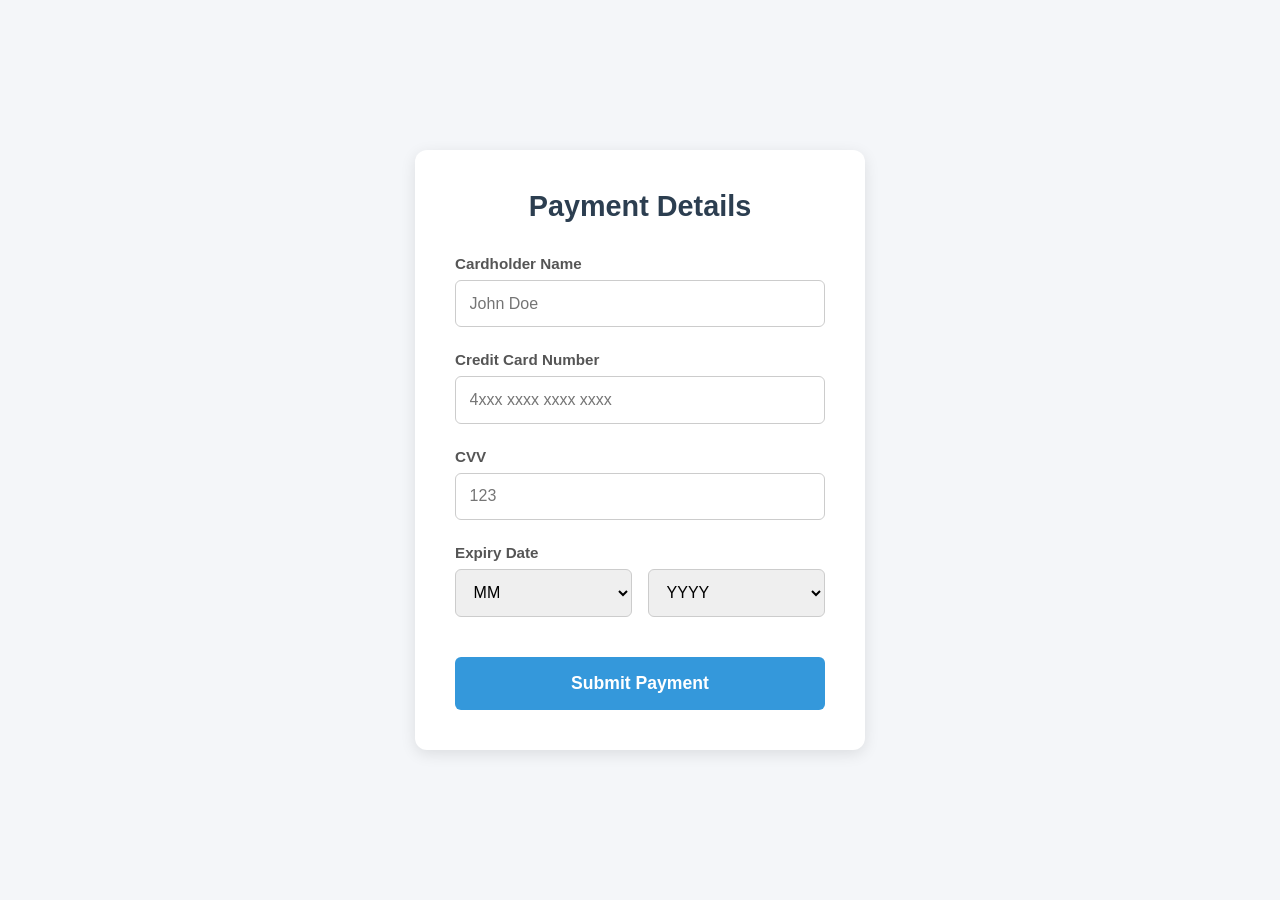
<file: credit_card_form/index.html>
<!DOCTYPE html>
<html lang="en">

<head>
    <meta charset="UTF-8">
    <meta name="viewport" content="width=device-width, initial-scale=1.0">
    <title>Credit Card Form Validation</title>
    <link rel="stylesheet" href="style.css">
</head>

<body>

    <div class="form-container">
        <h2>Payment Details</h2>
        <form id="paymentForm" onsubmit="return false;">

            <!-- Name Field -->
            <div class="input-group">
                <label for="cardName">Cardholder Name</label>
                <input type="text" id="cardName" placeholder="John Doe" autocomplete="off">
                <div id="nameError" class="error-message">Please enter a valid name (letters only).</div>
            </div>

            <!-- Credit Card Field -->
            <div class="input-group">
                <label for="cardNumber">Credit Card Number</label>
                <input type="text" id="cardNumber" placeholder="4xxx xxxx xxxx xxxx" maxlength="16" autocomplete="off">
                <div id="ccError" class="error-message">Must be 16 digits, starting with 4 or 5.</div>
            </div>

            <!-- CVV Field -->
            <div class="input-group">
                <label for="cvv">CVV</label>
                <input type="text" id="cvv" placeholder="123" maxlength="4" autocomplete="off">
                <div id="cvvError" class="error-message">CVV must be 3 or 4 numeric digits.</div>
            </div>

            <!-- Expiry Field -->
            <div class="input-group">
                <label>Expiry Date</label>
                <div class="expiry-dropdowns">
                    <select id="expMonth">
                        <option value="" disabled selected>MM</option>
                    </select>
                    <select id="expYear">
                        <option value="" disabled selected>YYYY</option>
                    </select>
                </div>
                <div id="dateError" class="error-message">Card has expired or invalid date.</div>
            </div>

            <button type="submit" id="submitBtn">Submit Payment</button>
            <div id="successMessage" class="success-message">Payment successful!</div>

        </form>
    </div>

    <script src="script.js"></script>
</body>

</html>
</file>
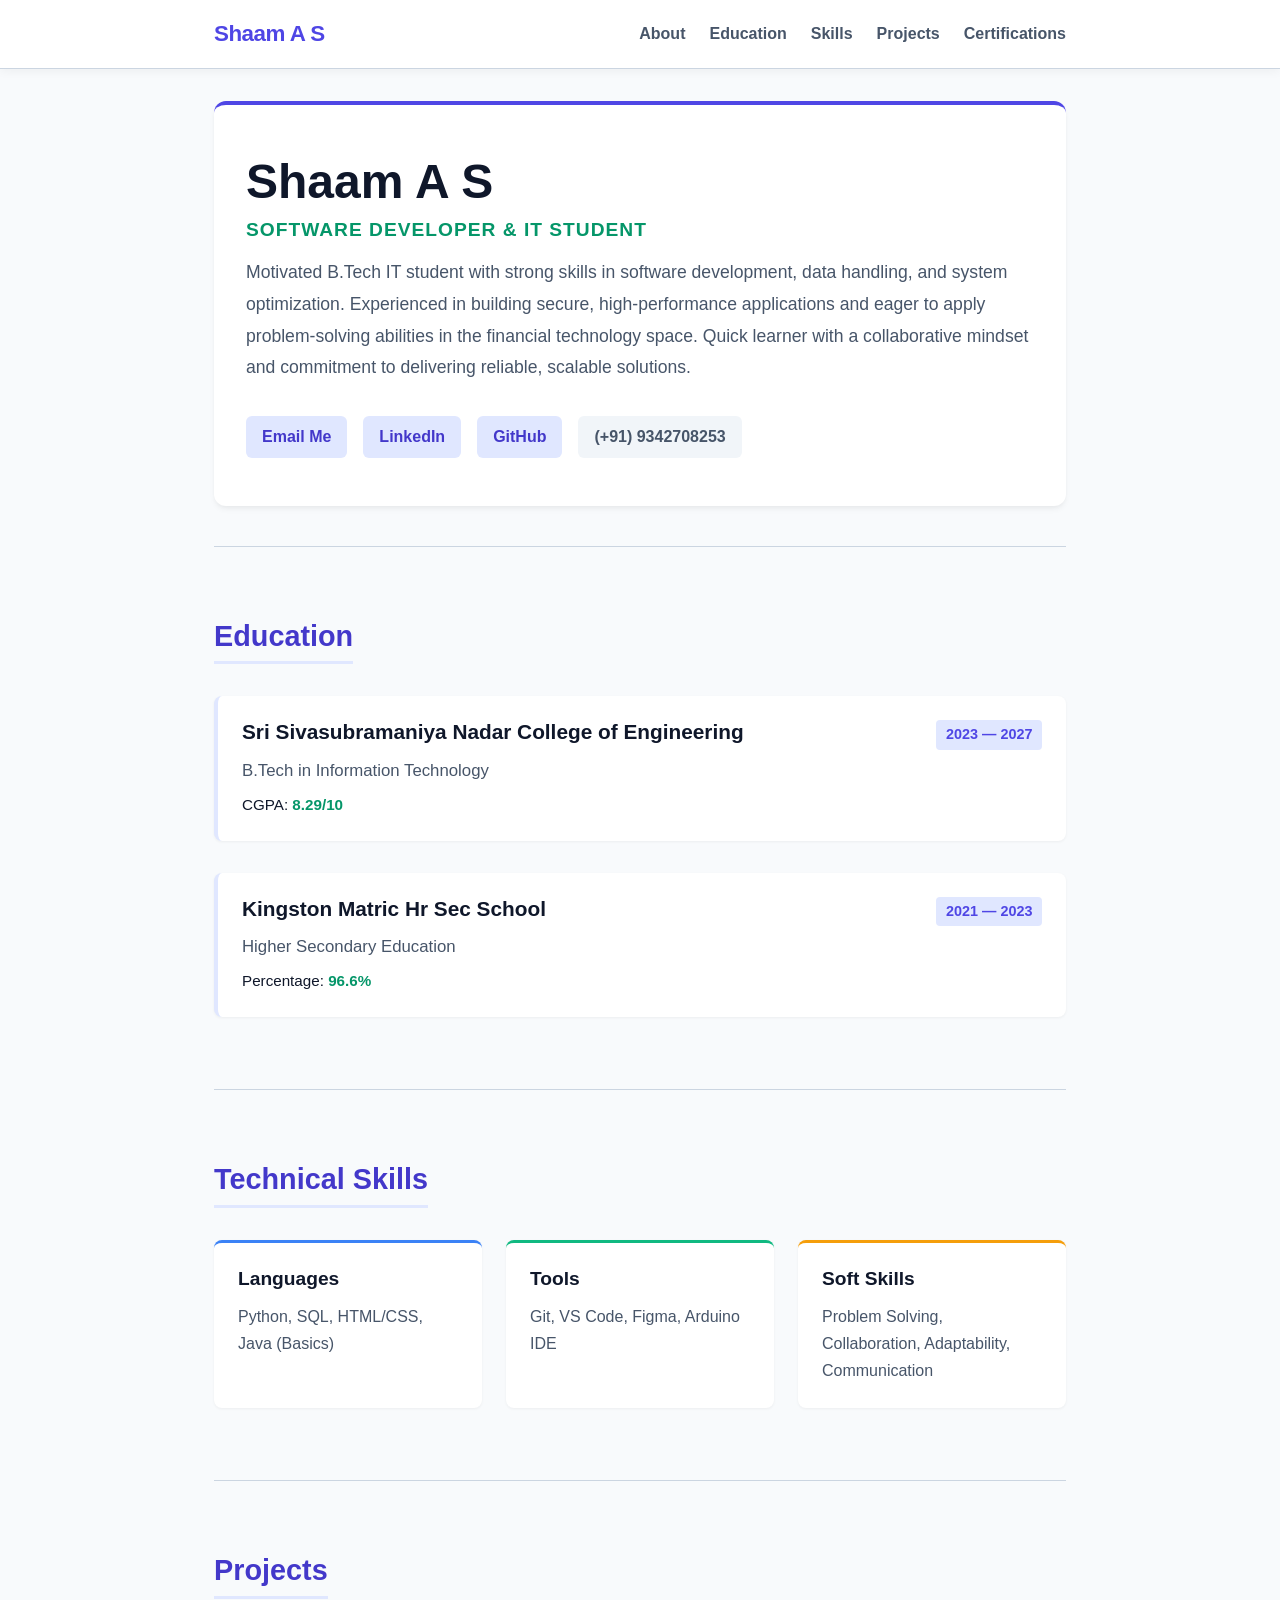
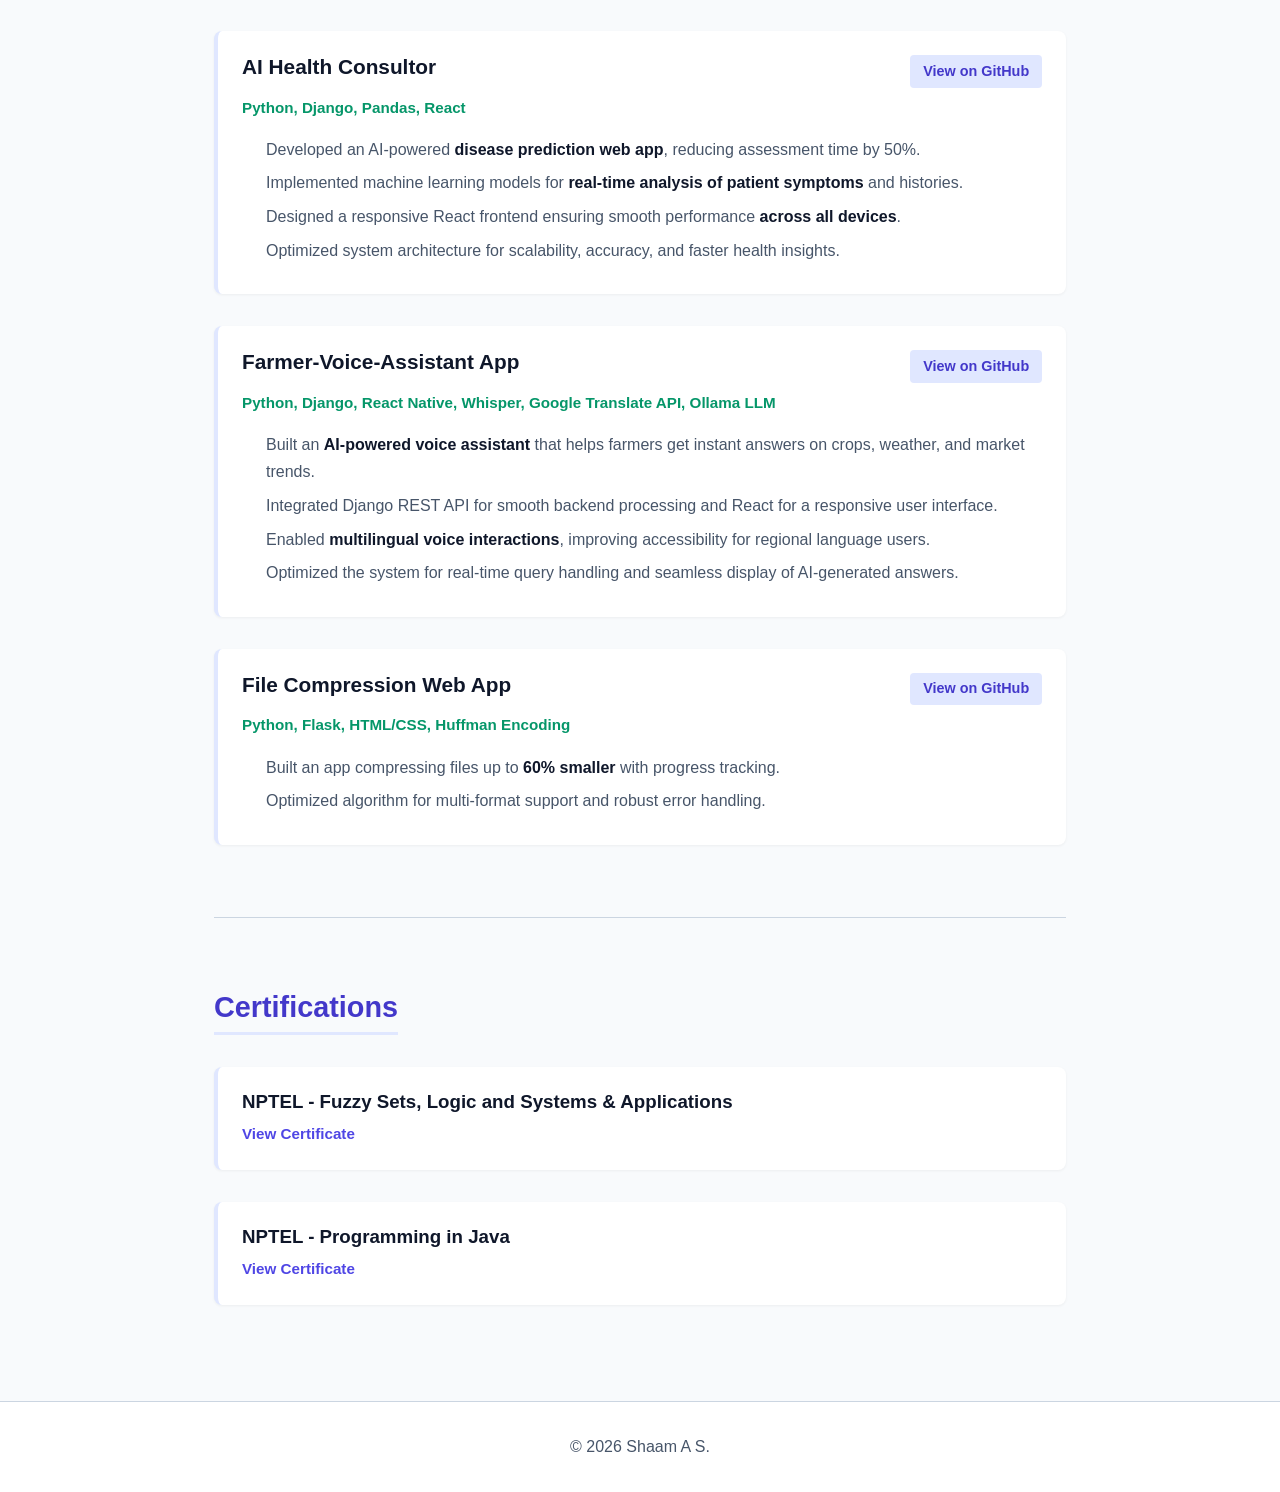
<file: portfolio/index.html>
<!DOCTYPE html>
<html lang="en">

<head>
    <meta charset="UTF-8">
    <meta name="viewport" content="width=device-width, initial-scale=1.0">
    <meta name="description"
        content="Portfolio of Shaam A S, a B.Tech IT student specializing in software development, AI, and scalable solutions.">
    <title>Shaam A S - Portfolio</title>

    <!-- CSS -->
    <link rel="stylesheet" href="style.css">
</head>

<body>
    <!-- Navigation -->
    <nav class="navbar">
        <div class="nav-container">
            <a href="#" class="logo">Shaam A S</a>
            <ul class="nav-links">
                <li><a href="#about">About</a></li>
                <li><a href="#education">Education</a></li>
                <li><a href="#skills">Skills</a></li>
                <li><a href="#projects">Projects</a></li>
                <li><a href="#certifications">Certifications</a></li>
            </ul>
        </div>
    </nav>

    <main class="container">
        <!-- Hero Section -->
        <section id="about" class="hero">
            <div class="hero-content">
                <div class="hero-text">
                    <h1 class="name">Shaam A S</h1>
                    <h2 class="role">Software Developer & IT Student</h2>
                    <p class="summary">
                        Motivated B.Tech IT student with strong skills in software development, data handling, and
                        system optimization. Experienced in building secure, high-performance applications and eager to
                        apply problem-solving abilities in the financial technology space. Quick learner with a
                        collaborative mindset and commitment to delivering reliable, scalable solutions.
                    </p>
                    <div class="contact-links">
                        <a href="mailto:shaam2310914@ssn.edu.in" class="link-item">Email Me</a>
                        <span class="separator">|</span>
                        <a href="https://linkedin.com/in/shaam-a-s" target="_blank" rel="noopener noreferrer"
                            class="link-item">LinkedIn</a>
                        <span class="separator">|</span>
                        <a href="https://github.com/shaam-a-s" target="_blank" rel="noopener noreferrer"
                            class="link-item">GitHub</a>

                        <span class="separator">|</span>
                        <span class="phone-num">(+91) 9342708253</span>
                    </div>
                </div>
            </div>
        </section>

        <hr>

        <!-- Education Section -->
        <section id="education" class="section">
            <h2 class="section-title">Education</h2>
            <div class="list-container">
                <div class="list-item">
                    <div class="item-header">
                        <h3>Sri Sivasubramaniya Nadar College of Engineering</h3>
                        <span class="item-date">2023 &mdash; 2027</span>
                    </div>
                    <p class="item-subtitle">B.Tech in Information Technology</p>
                    <p class="item-highlight">CGPA: <strong>8.29/10</strong></p>
                </div>
                <div class="list-item">
                    <div class="item-header">
                        <h3>Kingston Matric Hr Sec School</h3>
                        <span class="item-date">2021 &mdash; 2023</span>
                    </div>
                    <p class="item-subtitle">Higher Secondary Education</p>
                    <p class="item-highlight">Percentage: <strong>96.6%</strong></p>
                </div>
            </div>
        </section>

        <hr>

        <!-- Technical Skills Section -->
        <section id="skills" class="section">
            <h2 class="section-title">Technical Skills</h2>
            <div class="skills-grid">
                <div class="skill-category">
                    <h3>Languages</h3>
                    <p>Python, SQL, HTML/CSS, Java (Basics)</p>
                </div>
                <div class="skill-category">
                    <h3>Tools</h3>
                    <p>Git, VS Code, Figma, Arduino IDE</p>
                </div>
                <div class="skill-category">
                    <h3>Soft Skills</h3>
                    <p>Problem Solving, Collaboration, Adaptability, Communication</p>
                </div>
            </div>
        </section>

        <hr>

        <!-- Projects Section -->
        <section id="projects" class="section">
            <h2 class="section-title">Projects</h2>
            <div class="list-container">

                <!-- Project 1 -->
                <article class="list-item">
                    <div class="item-header">
                        <h3 class="project-title">AI Health Consultor</h3>
                        <a href="https://github.com/shaam-a-s/symptom-checker-full-stack" target="_blank"
                            rel="noopener noreferrer" class="project-link">View on GitHub</a>
                    </div>
                    <p class="project-tech">Python, Django, Pandas, React</p>
                    <ul class="project-features">
                        <li>Developed an AI-powered <strong>disease prediction web app</strong>, reducing assessment
                            time by 50%.</li>
                        <li>Implemented machine learning models for <strong>real-time analysis of patient
                                symptoms</strong> and histories.</li>
                        <li>Designed a responsive React frontend ensuring smooth performance <strong>across all
                                devices</strong>.</li>
                        <li>Optimized system architecture for scalability, accuracy, and faster health insights.</li>
                    </ul>
                </article>

                <!-- Project 2 -->
                <article class="list-item">
                    <div class="item-header">
                        <h3 class="project-title">Farmer-Voice-Assistant App</h3>
                        <a href="https://github.com/shaam-a-s/laundrymanagement" target="_blank"
                            rel="noopener noreferrer" class="project-link">View on GitHub</a>
                    </div>
                    <p class="project-tech">Python, Django, React Native, Whisper, Google Translate API, Ollama LLM</p>
                    <ul class="project-features">
                        <li>Built an <strong>AI-powered voice assistant</strong> that helps farmers get instant answers
                            on crops, weather, and market trends.</li>
                        <li>Integrated Django REST API for smooth backend processing and React for a responsive user
                            interface.</li>
                        <li>Enabled <strong>multilingual voice interactions</strong>, improving accessibility for
                            regional language users.</li>
                        <li>Optimized the system for real-time query handling and seamless display of AI-generated
                            answers.</li>
                    </ul>
                </article>

                <!-- Project 3 -->
                <article class="list-item">
                    <div class="item-header">
                        <h3 class="project-title">File Compression Web App</h3>
                        <a href="https://github.com/shaam-a-s/filezipper" target="_blank" rel="noopener noreferrer"
                            class="project-link">View on GitHub</a>
                    </div>
                    <p class="project-tech">Python, Flask, HTML/CSS, Huffman Encoding</p>
                    <ul class="project-features">
                        <li>Built an app compressing files up to <strong>60% smaller</strong> with progress tracking.
                        </li>
                        <li>Optimized algorithm for multi-format support and robust error handling.</li>
                    </ul>
                </article>

            </div>
        </section>

        <hr>

        <!-- Certifications Section -->
        <section id="certifications" class="section mb-large">
            <h2 class="section-title">Certifications</h2>
            <div class="list-container">
                <div class="list-item">
                    <h3>NPTEL - Fuzzy Sets, Logic and Systems & Applications</h3>
                    <a href="https://drive.google.com/file/d/16nBNCxsX0dDR-nuteOb8miE0v5yyX5gQ/view?usp=drive_link"
                        target="_blank" rel="noopener noreferrer" class="cert-link">View Certificate</a>
                </div>
                <div class="list-item">
                    <h3>NPTEL - Programming in Java</h3>
                    <a href="https://drive.google.com/file/d/194JlzL4zncckBJaR2dE2uxZBntjBRNTw/view?usp=drive_link"
                        target="_blank" rel="noopener noreferrer" class="cert-link">View Certificate</a>
                </div>
            </div>
        </section>
    </main>

    <footer class="footer">
        <p>&copy; 2026 Shaam A S.</p>
    </footer>

</body>

</html>
</file>
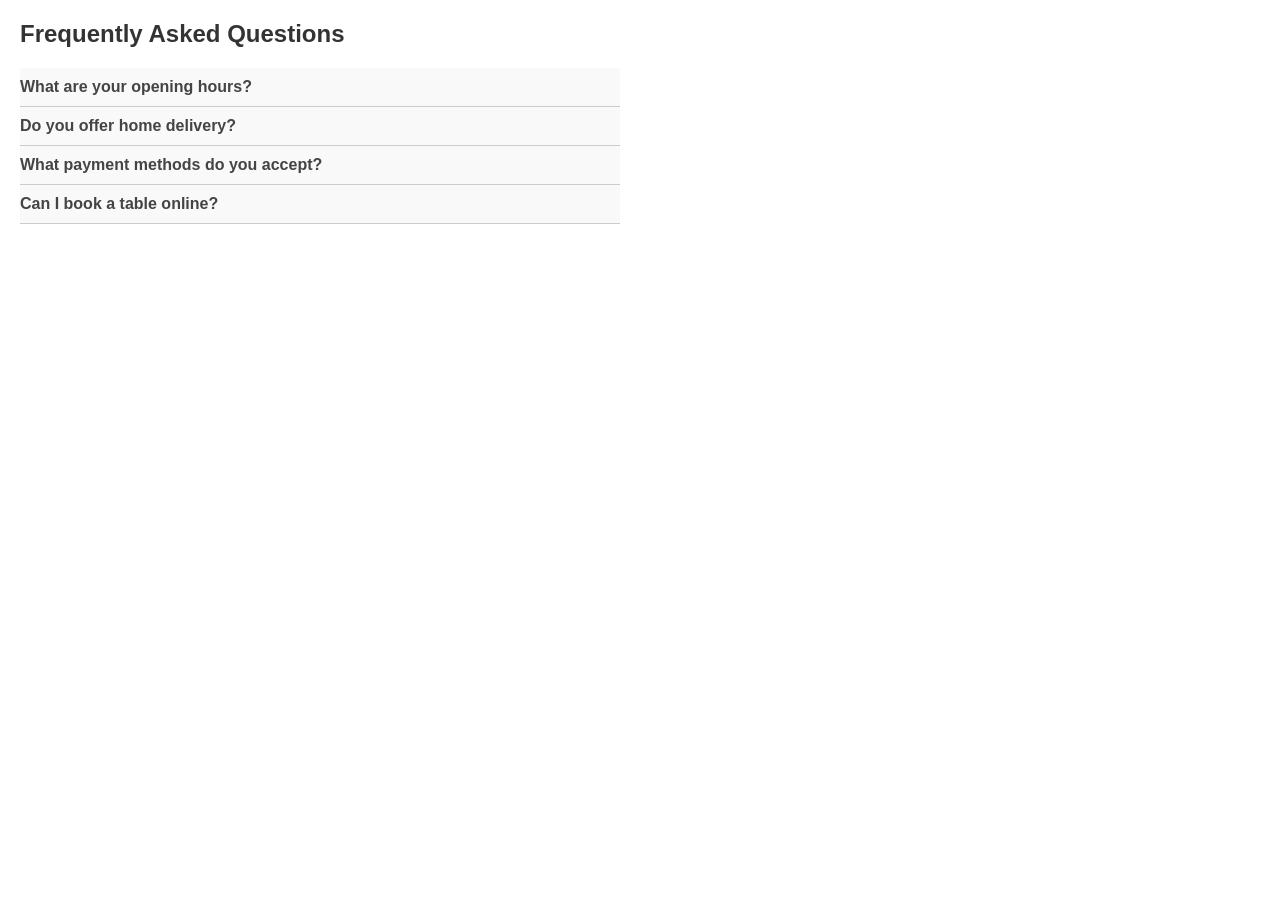
<file: html_css_js/faqsection/index.html>
<!DOCTYPE html>
<html lang="en">
<head>
  <meta charset="UTF-8">
  <title>FAQ Section</title>
  <link rel="stylesheet" href="style.css">
  <script src="https://code.jquery.com/jquery-3.6.0.min.js"></script>
</head>
<body>
  <h2>Frequently Asked Questions</h2>
  <div class="faq">
    <div class="faq-item">
      <div class="faq-question">What are your opening hours?</div>
      <div class="faq-answer">We are open from 9 AM to 9 PM every day.</div>
    </div>
    <div class="faq-item">
      <div class="faq-question">Do you offer home delivery?</div>
      <div class="faq-answer">Yes, we provide home delivery within city limits.</div>
    </div>
    <div class="faq-item">
      <div class="faq-question">What payment methods do you accept?</div>
      <div class="faq-answer">We accept cash, credit/debit cards, and UPI payments.</div>
    </div>
    <div class="faq-item">
      <div class="faq-question">Can I book a table online?</div>
      <div class="faq-answer">Yes, you can reserve a table through our website or mobile app.</div>
    </div>
  </div>

  <script src="script.js"></script>
</body>
</html>
</file>
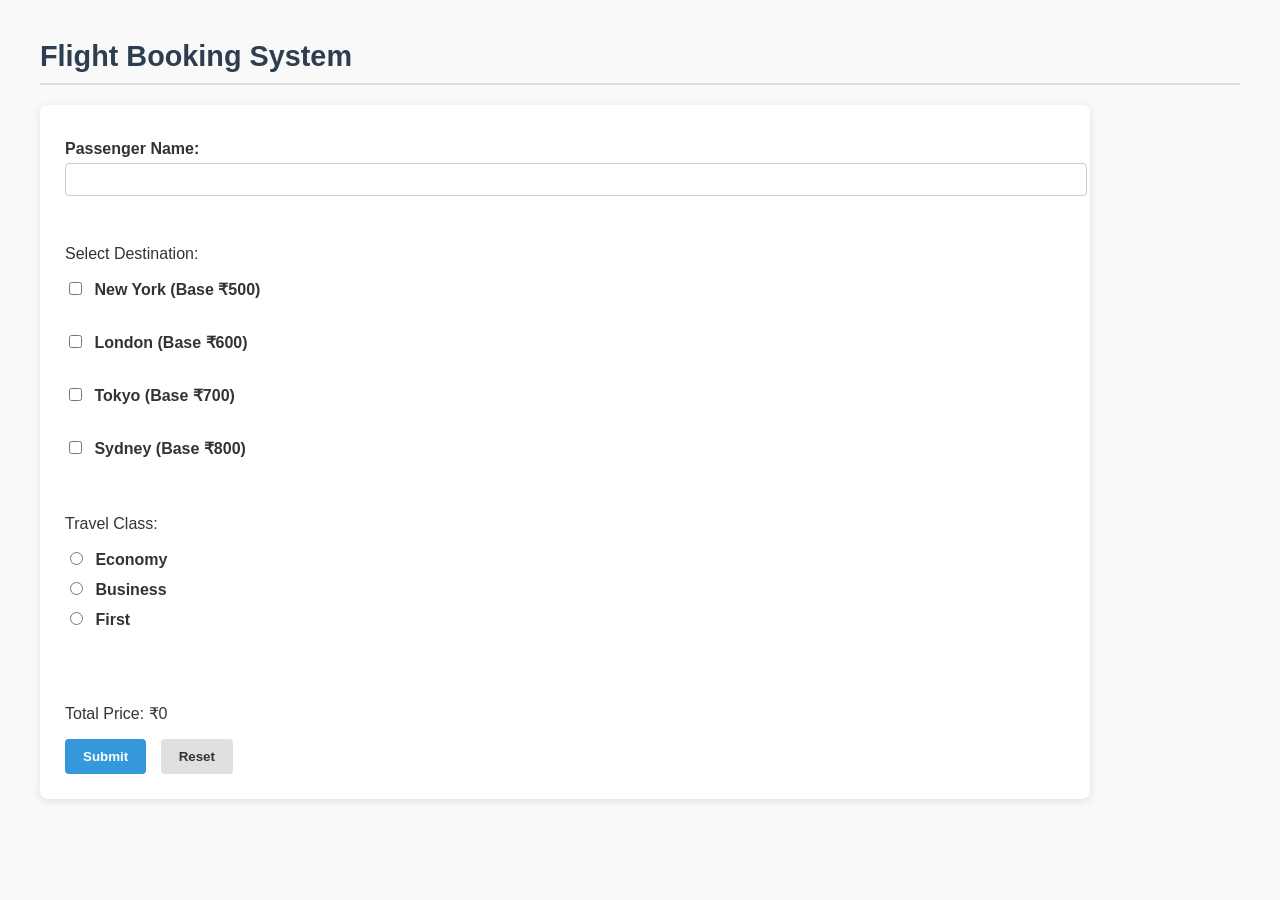
<file: html_css_js/flightbookingsystem/index.html>
<!DOCTYPE html>
<html lang="en">
<head>
  <meta charset="UTF-8">
  <title>Flight Booking System</title>
  <link rel="stylesheet" href="style.css">
</head>
<body>
  <h2>Flight Booking System</h2>
  <form id="bookingForm">
    <!-- Passenger Name -->
    <label for="passengerName">Passenger Name:</label>
    <input type="text" id="passengerName" name="passengerName" required>
    <br><br>

    <!-- Destination -->
    <p>Select Destination:</p>
    <label><input type="checkbox" name="destination" value="New York" data-price="500"> New York (Base ₹500)</label><br>
    <label><input type="checkbox" name="destination" value="London" data-price="600"> London (Base ₹600)</label><br>
    <label><input type="checkbox" name="destination" value="Tokyo" data-price="700"> Tokyo (Base ₹700)</label><br>
    <label><input type="checkbox" name="destination" value="Sydney" data-price="800"> Sydney (Base ₹800)</label><br><br>

    <!-- Travel Class -->
    <p>Travel Class:</p>
    <label><input type="radio" name="class" value="Economy" data-multiplier="1"> Economy</label>
    <label><input type="radio" name="class" value="Business" data-multiplier="1.5"> Business</label>
    <label><input type="radio" name="class" value="First" data-multiplier="2"> First</label><br><br>

    <!-- Seat Preference (conditional) -->
    <div id="seatSection" style="display:none;">
      <label for="seatPref">Seat Preference:</label>
      <select id="seatPref" name="seatPref">
        <option value="">--Select--</option>
        <option value="Window">Window</option>
        <option value="Aisle">Aisle</option>
        <option value="Middle">Middle</option>
      </select>
    </div>
    <br>

    <!-- Dynamic Price -->
    <p>Total Price: ₹<span id="totalPrice">0</span></p>

    <!-- Buttons -->
    <button type="submit">Submit</button>
    <button type="reset">Reset</button>
  </form>

  <!-- Result -->
  <div id="result"></div>

  <script src="script.js"></script>
</body>
</html>
</file>
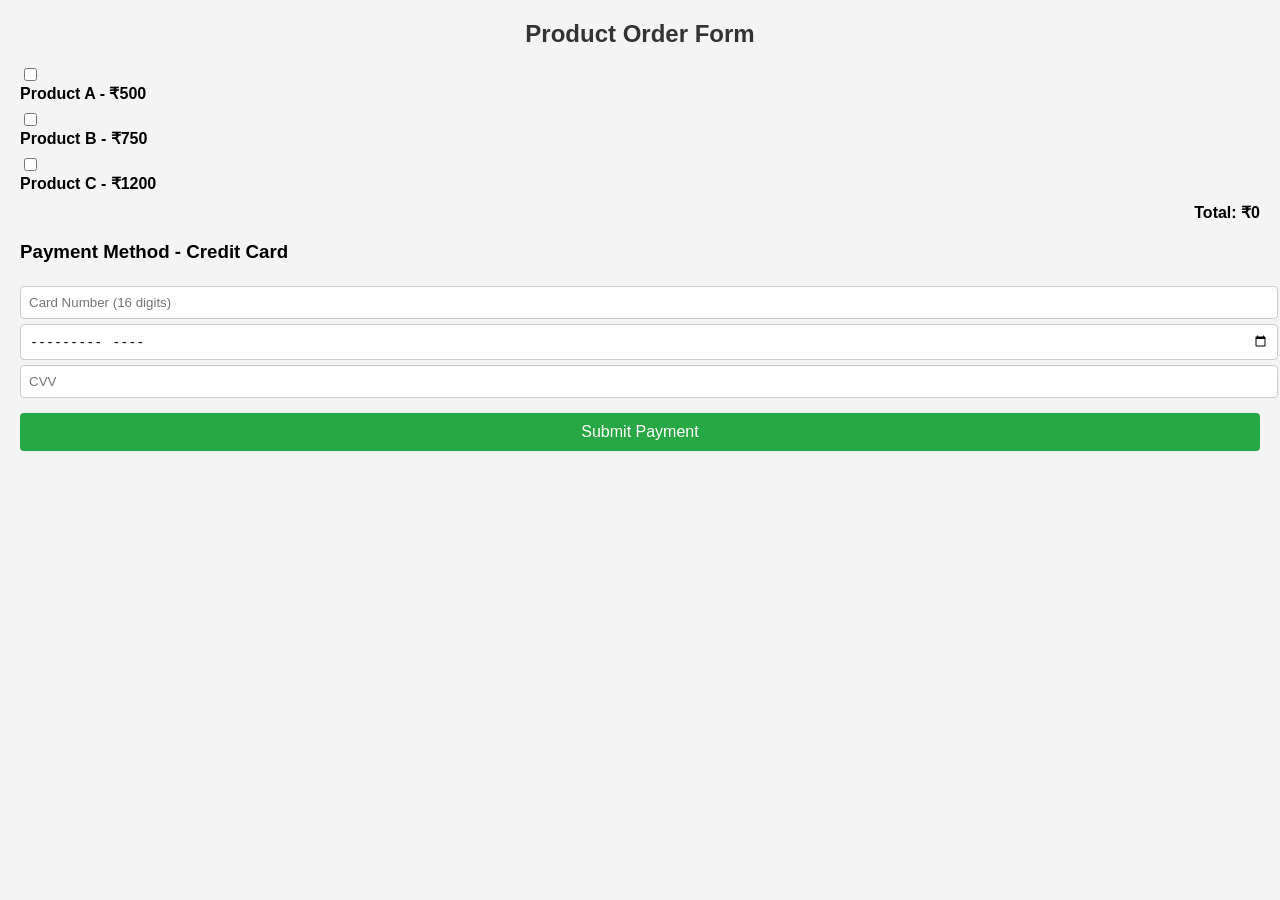
<file: html_css_js/priceofproducts/index.html>
<!DOCTYPE html>
<html lang="en">
<head>
<meta charset="UTF-8">
<title>Product Order Form</title>
<link href="style.css" rel="stylesheet">
</head>
<body>

<h2>Product Order Form</h2>

<form id="orderForm">
    <div class="product-list">
        <label class="product-item">
            <input type="checkbox" class="product" value="500"> Product A - ₹500
        </label>
        <label class="product-item">
            <input type="checkbox" class="product" value="750"> Product B - ₹750
        </label>
        <label class="product-item">
            <input type="checkbox" class="product" value="1200"> Product C - ₹1200
        </label>
    </div>

    <div class="total">Total: ₹<span id="totalPrice">0</span></div>

    <h3>Payment Method - Credit Card</h3>
    <input type="text" id="cardNumber" placeholder="Card Number (16 digits)" maxlength="16"><br>
    <input type="month" id="expiryDate"><br>
    <input type="number" id="cvv" placeholder="CVV" maxlength="3"><br>
    <div id="errorMsg" class="error"></div>

    <button type="submit">Submit Payment</button>
</form>

<script src="script.js">
</script>

</body>
</html>
</file>
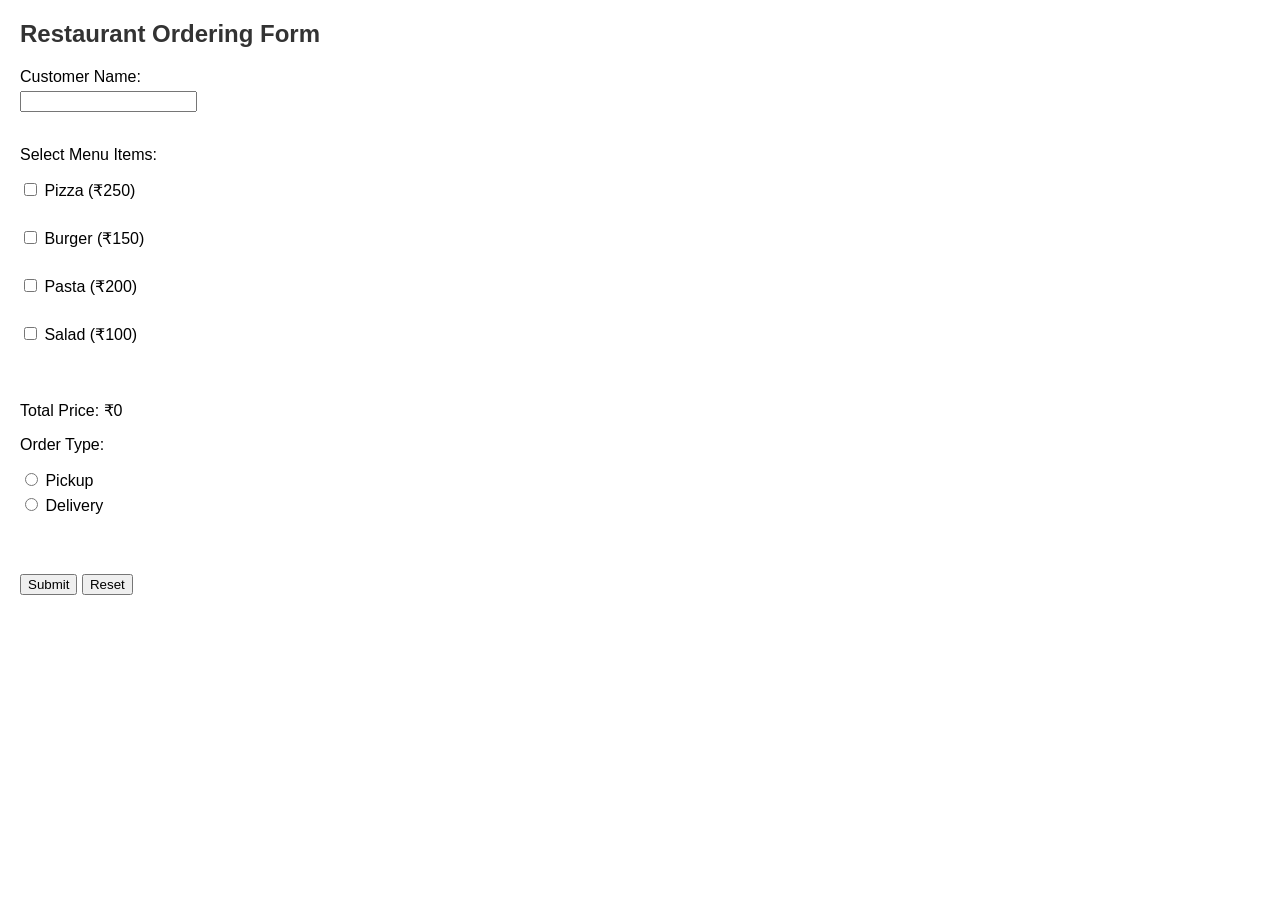
<file: html_css_js/restaurantorderform/index.html>
<!DOCTYPE html>
<html lang="en">
<head>
  <meta charset="UTF-8">
  <title>Restaurant Ordering Form</title>
  <link rel="stylesheet" href="style.css">
</head>
<body>
  <h2>Restaurant Ordering Form</h2>
  <form id="orderForm">
    <!-- Customer Name -->
    <label for="customerName">Customer Name:</label>
    <input type="text" id="customerName" name="customerName" required>
    <br><br>

    <!-- Menu Items -->
    <p>Select Menu Items:</p>
    <label><input type="checkbox" name="item" value="Pizza" data-price="250"> Pizza (₹250)</label><br>
    <label><input type="checkbox" name="item" value="Burger" data-price="150"> Burger (₹150)</label><br>
    <label><input type="checkbox" name="item" value="Pasta" data-price="200"> Pasta (₹200)</label><br>
    <label><input type="checkbox" name="item" value="Salad" data-price="100"> Salad (₹100)</label><br><br>

    <!-- Live Total -->
    <p>Total Price: ₹<span id="totalPrice">0</span></p>

    <!-- Order Type -->
    <p>Order Type:</p>
    <label><input type="radio" name="orderType" value="Pickup"> Pickup</label>
    <label><input type="radio" name="orderType" value="Delivery"> Delivery</label><br><br>

    <!-- Conditional Address -->
    <div id="addressSection" style="display:none;">
      <label for="address">Delivery Address:</label>
      <input type="text" id="address" name="address">
    </div>
    <br>

    <!-- Buttons -->
    <button type="submit">Submit</button>
    <button type="reset">Reset</button>
  </form>

  <!-- Result -->
  <div id="result"></div>

  <script src="script.js"></script>
</body>
</html>
</file>
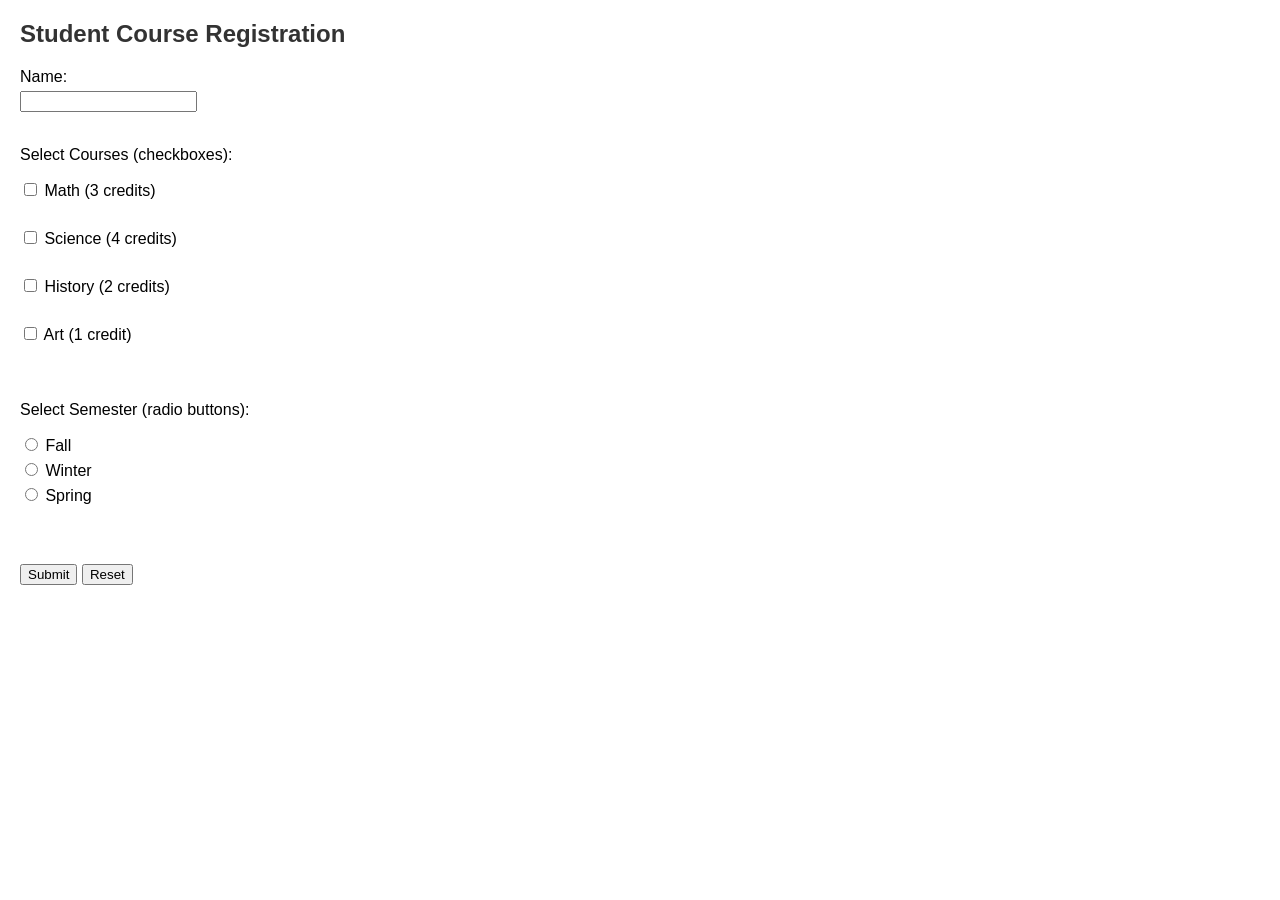
<file: html_css_js/studentcourseregistration/index.html>
<!DOCTYPE html>
<html lang="en">
<head>
  <meta charset="UTF-8">
  <title>Course Registration</title>
  <link rel="stylesheet" href="style.css">
</head>
<body>
  <h2>Student Course Registration</h2>
  <form id="registrationForm">
    <!-- Name -->
    <label for="studentName">Name:</label>
    <input type="text" id="studentName" name="studentName" required>
    <br><br>

    <!-- Courses -->
    <p>Select Courses (checkboxes):</p>
    <label><input type="checkbox" name="course" value="Math" data-credits="3"> Math (3 credits)</label><br>
    <label><input type="checkbox" name="course" value="Science" data-credits="4"> Science (4 credits)</label><br>
    <label><input type="checkbox" name="course" value="History" data-credits="2"> History (2 credits)</label><br>
    <label><input type="checkbox" name="course" value="Art" data-credits="1"> Art (1 credit)</label><br><br>

    <!-- Semester -->
    <p>Select Semester (radio buttons):</p>
    <label><input type="radio" name="semester" value="Fall"> Fall</label>
    <label><input type="radio" name="semester" value="Winter"> Winter</label>
    <label><input type="radio" name="semester" value="Spring"> Spring</label><br><br>

    <!-- Conditional timings -->
    <div id="timingSection" style="display:none;">
      <label for="timing">Preferred Class Timing (Fall only):</label>
      <select id="timing" name="timing">
        <option value="">--Select--</option>
        <option value="Morning">Morning</option>
        <option value="Afternoon">Afternoon</option>
        <option value="Evening">Evening</option>
      </select>
    </div>
    <br>

    <!-- Buttons -->
    <button type="submit">Submit</button>
    <button type="reset">Reset</button>
  </form>

  <!-- Result -->
  <div id="result"></div>

  <script src="script.js"></script>
</body>
</html>
</file>
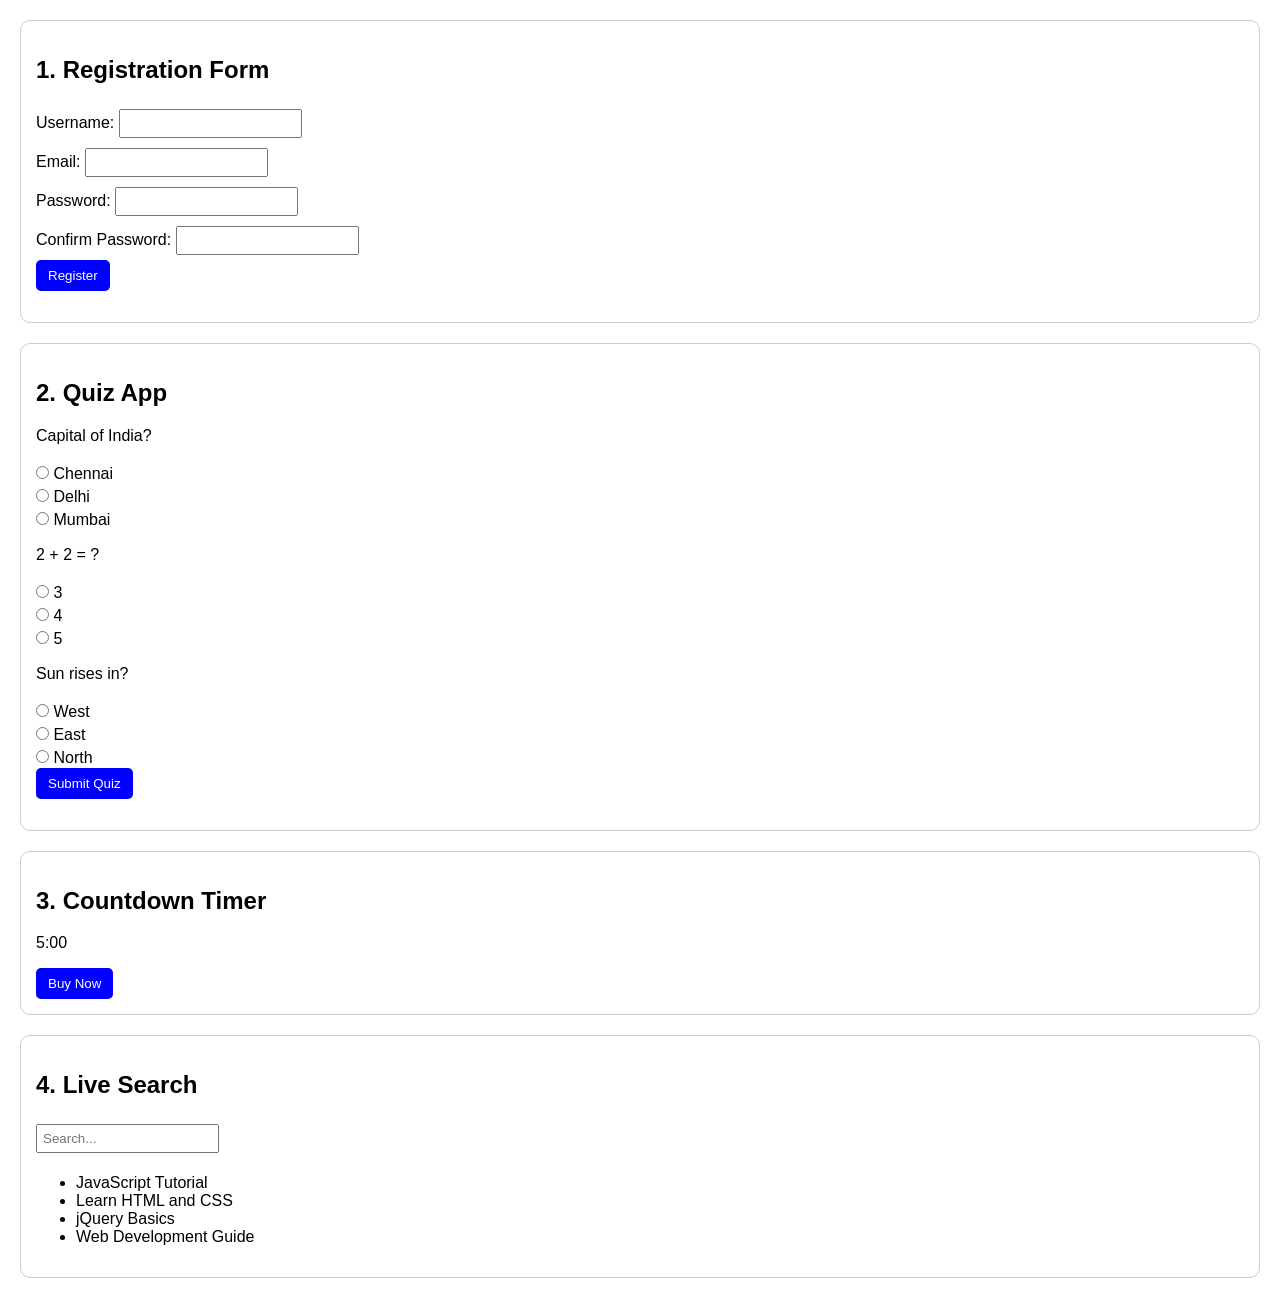
<file: ex9.html>
<!DOCTYPE html>
<html>
<head>
<title>All Tasks</title>

<!-- jQuery -->
<script src="https://code.jquery.com/jquery-3.6.0.min.js"></script>

<style>
body {
    font-family: Arial;
    margin: 20px;
}

/* Common */
.section {
    border: 1px solid #ccc;
    padding: 15px;
    margin-bottom: 20px;
    border-radius: 10px;
}

/* Inputs */
input {
    padding: 5px;
    margin: 5px 0;
}

/* Buttons */
button {
    padding: 8px 12px;
    background: blue;
    color: white;
    border: none;
    border-radius: 5px;
    cursor: pointer;
}

button:disabled {
    background: gray;
}

/* Highlight */
.highlight {
    background: yellow;
}
</style>
</head>

<body>

<!-- ================== 1. FORM VALIDATION ================== -->
<div class="section">
<h2>1. Registration Form</h2>

<form id="registerForm">
    Username: <input type="text" id="username"><br>
    Email: <input type="text" id="email"><br>
    Password: <input type="password" id="password"><br>
    Confirm Password: <input type="password" id="confirmPassword"><br>
    <button type="submit">Register</button>
</form>

<p id="error" style="color:red;"></p>
</div>

<!-- ================== 2. QUIZ APP ================== -->
<div class="section">
<h2>2. Quiz App</h2>

<div id="quiz"></div>
<button onclick="submitQuiz()">Submit Quiz</button>
<p id="result"></p>
</div>

<!-- ================== 3. TIMER ================== -->
<div class="section">
<h2>3. Countdown Timer</h2>

<p id="timer">05:00</p>
<button id="buyBtn">Buy Now</button>
</div>

<!-- ================== 4. SEARCH ================== -->
<div class="section">
<h2>4. Live Search</h2>

<input type="text" id="search" placeholder="Search...">

<ul id="list">
  <li>JavaScript Tutorial</li>
  <li>Learn HTML and CSS</li>
  <li>jQuery Basics</li>
  <li>Web Development Guide</li>
</ul>
</div>

<script>
/* ================== 1. FORM VALIDATION ================== */
document.getElementById("registerForm").addEventListener("submit", function(e) {
    e.preventDefault();

    let username = document.getElementById("username").value;
    let email = document.getElementById("email").value;
    let password = document.getElementById("password").value;
    let confirmPassword = document.getElementById("confirmPassword").value;
    let error = "";

    if (username.length < 5) {
        error = "Username must be at least 5 characters";
    }
    else if (!/^\S+@\S+\.\S+$/.test(email)) {
        error = "Invalid email format";
    }
    else if (password.length < 8 || !/\d/.test(password)) {
        error = "Password must be 8 characters and include a number";
    }
    else if (password !== confirmPassword) {
        error = "Passwords do not match";
    }

    document.getElementById("error").innerText = error || "Form Submitted Successfully!";
});

/* ================== 2. QUIZ APP ================== */
const questions = [
  { question: "Capital of India?", options: ["Chennai", "Delhi", "Mumbai"], answer: "Delhi" },
  { question: "2 + 2 = ?", options: ["3", "4", "5"], answer: "4" },
  { question: "Sun rises in?", options: ["West", "East", "North"], answer: "East" }
];

let quizHTML = "";
questions.forEach((q, index) => {
  quizHTML += `<p>${q.question}</p>`;
  q.options.forEach(opt => {
    quizHTML += `<input type="radio" name="q${index}" value="${opt}"> ${opt}<br>`;
  });
});
document.getElementById("quiz").innerHTML = quizHTML;

function submitQuiz() {
  let score = 0;

  questions.forEach((q, index) => {
    let selected = document.querySelector(`input[name="q${index}"]:checked`);
    if (selected && selected.value === q.answer) score++;
  });

  document.getElementById("result").innerText =
    "Score: " + score + "/" + questions.length;
}

/* ================== 3. TIMER ================== */
let time = 300;

let countdown = setInterval(function() {
    let minutes = Math.floor(time / 60);
    let seconds = time % 60;

    seconds = seconds < 10 ? "0" + seconds : seconds;
    $("#timer").text(minutes + ":" + seconds);

    time--;

    if (time < 0) {
        clearInterval(countdown);
        $("#timer").text("Time Up!");
        $("#buyBtn").prop("disabled", true);
    }
}, 1000);

/* ================== 4. SEARCH ================== */
$("#search").on("keyup", function() {
    let value = $(this).val().toLowerCase();

    $("#list li").each(function() {
        let text = $(this).text();

        if (text.toLowerCase().includes(value)) {
            $(this).show();

            let regex = new RegExp("(" + value + ")", "gi");
            $(this).html(text.replace(regex, "<span class='highlight'>$1</span>"));
        } else {
            $(this).hide();
        }
    });
});
</script>

</body>
</html>
</file>
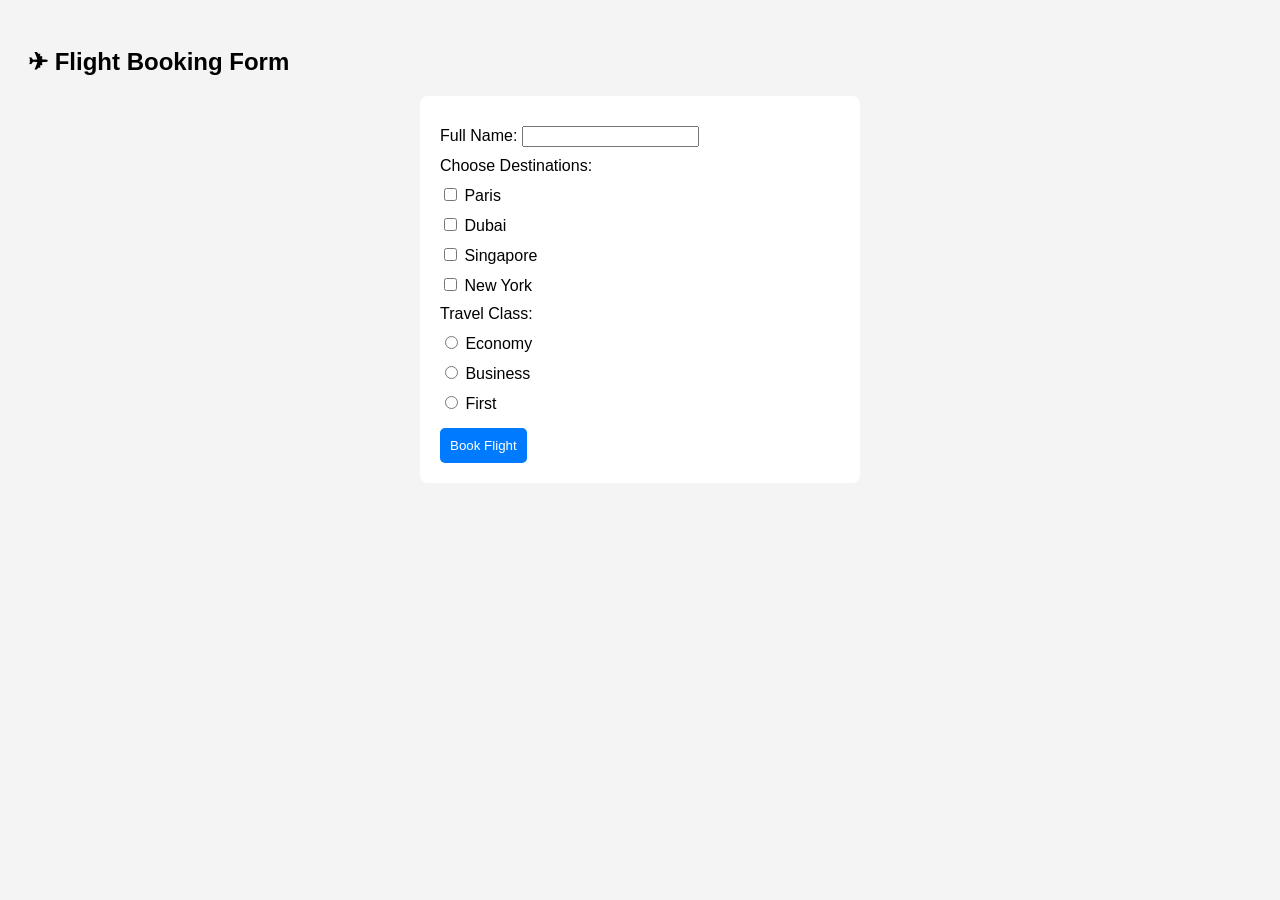
<file: flight.html>
<!DOCTYPE html>
<html lang="en">
<head>
<meta charset="UTF-8">
<meta name="viewport" content="width=device-width, initial-scale=1.0">
<title>Flight Booking Form</title>
<style>
    body { font-family: Arial, sans-serif; background: #f4f4f4; padding: 20px; }
    form { background: #fff; padding: 20px; border-radius: 8px; max-width: 400px; margin: auto; }
    label { display: block; margin-top: 10px; }
    .error { color: red; font-size: 0.9em; }
    button { margin-top: 15px; padding: 10px; background: #007BFF; color: white; border: none; border-radius: 5px; cursor: pointer; }
    button:hover { background: #0056b3; }
</style>
</head>
<body>

<h2>✈ Flight Booking Form</h2>
<form id="flightForm">
    <label>Full Name:
        <input type="text" id="username" name="username" required>
    </label>
    <div class="error" id="nameError"></div>

    <label>Choose Destinations:</label>
    <label><input type="checkbox" name="destinations" value="Paris"> Paris</label>
    <label><input type="checkbox" name="destinations" value="Dubai"> Dubai</label>
    <label><input type="checkbox" name="destinations" value="Singapore"> Singapore</label>
    <label><input type="checkbox" name="destinations" value="New York"> New York</label>
    <div class="error" id="destError"></div>

    <label>Travel Class:</label>
    <label><input type="radio" name="class" value="Economy"> Economy</label>
    <label><input type="radio" name="class" value="Business"> Business</label>
    <label><input type="radio" name="class" value="First"> First</label>
    <div class="error" id="classError"></div>

    <button type="submit">Book Flight</button>
</form>

<div id="result"></div>

<script>
document.getElementById("flightForm").addEventListener("submit", function(e) {
    e.preventDefault();

    // Clear errors
    document.getElementById("nameError").textContent = "";
    document.getElementById("destError").textContent = "";
    document.getElementById("classError").textContent = "";

    let valid = true;
    let username = document.getElementById("username").value.trim();
    let destinations = [...document.querySelectorAll('input[name="destinations"]:checked')].map(cb => cb.value);
    let travelClass = document.querySelector('input[name="class"]:checked');

    // Validation
    if (username.length < 2) {
        document.getElementById("nameError").textContent = "Name must be at least 2 characters.";
        valid = false;
    }
    if (destinations.length === 0) {
        document.getElementById("destError").textContent = "Please select at least one destination.";
        valid = false;
    }
    if (!travelClass) {
        document.getElementById("classError").textContent = "Please select a travel class.";
        valid = false;
    }

    if (!valid) return;

    // AJAX Submission
    fetch("https://example.com/book-flight", {
        method: "POST",
        headers: { "Content-Type": "application/json" },
        body: JSON.stringify({
            username: username,
            destinations: destinations,
            travelClass: travelClass.value
        })
    })
    .then(response => {
        if (!response.ok) throw new Error("Server error. Please try again.");
        return response.json();
    })
    .then(data => {
        document.getElementById("result").innerHTML = `<p style="color:green;">✅ Booking successful! Reference: ${data.ref}</p>`;
    })
    .catch(error => {
        document.getElementById("result").innerHTML = `<p style="color:red;">❌ ${error.message}</p>`;
    });
});
</script>

</body>
</html>
</file>
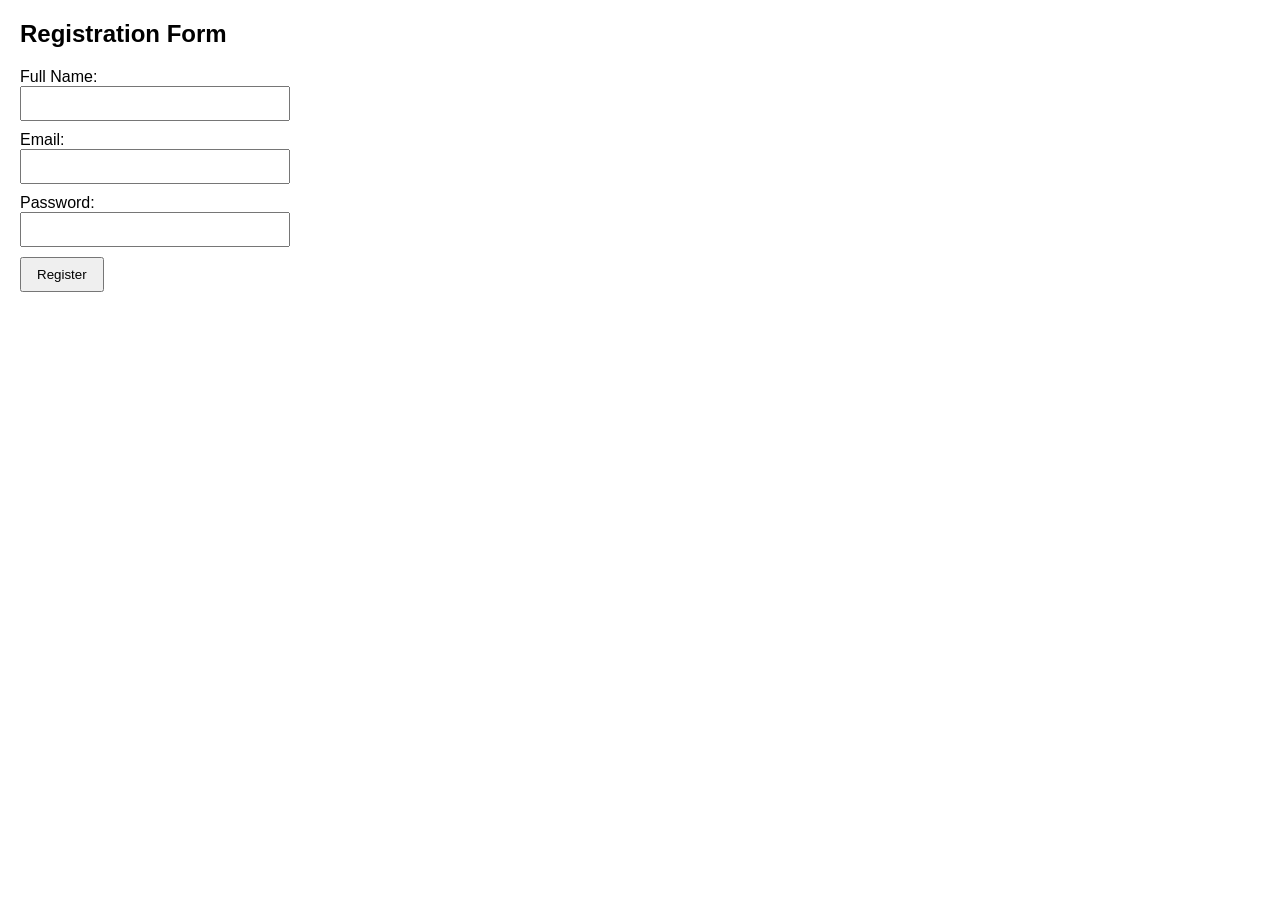
<file: form.html>
<!DOCTYPE html>
<html>
<head>
    <meta charset="UTF-8">
    <title>Form Validation Example</title>
    <style>
        body { font-family: Arial, sans-serif; margin: 20px; }
        .error { color: red; font-size: 0.9em; }
        input { display: block; margin-bottom: 10px; padding: 8px; width: 250px; }
        button { padding: 8px 15px; }
    </style>
</head>
<body>

<h2>Registration Form</h2>
<form id="myForm" novalidate>
    <label>Full Name:</label>
    <input type="text" id="name" name="name">
    <span class="error" id="nameError"></span>

    <label>Email:</label>
    <input type="email" id="email" name="email">
    <span class="error" id="emailError"></span>

    <label>Password:</label>
    <input type="password" id="password" name="password">
    <span class="error" id="passwordError"></span>

    <button type="submit">Register</button>
</form>

<script>
document.getElementById("myForm").addEventListener("submit", function(event) {
    event.preventDefault(); // Prevent form from submitting until validated

    // Clear previous errors
    document.getElementById("nameError").textContent = "";
    document.getElementById("emailError").textContent = "";
    document.getElementById("passwordError").textContent = "";

    let isValid = true;

    // Name validation
    const name = document.getElementById("name").value.trim();
    if (name === "") {
        document.getElementById("nameError").textContent = "Name is required.";
        isValid = false;
    }

    // Email validation
    const email = document.getElementById("email").value.trim();
    const emailPattern = /^[^\s@]+@[^\s@]+\.[^\s@]+$/;
    if (email === "") {
        document.getElementById("emailError").textContent = "Email is required.";
        isValid = false;
    } else if (!emailPattern.test(email)) {
        document.getElementById("emailError").textContent = "Enter a valid email address.";
        isValid = false;
    }

    // Password validation
    const password = document.getElementById("password").value;
    if (password === "") {
        document.getElementById("passwordError").textContent = "Password is required.";
        isValid = false;
    } else if (password.length < 6) {
        document.getElementById("passwordError").textContent = "Password must be at least 6 characters.";
        isValid = false;
    }

    // If all validations pass, submit the form
    if (isValid) {
        alert("Form submitted successfully!");
        this.submit();
    }
});
</script>

</body>
</html>
</file>
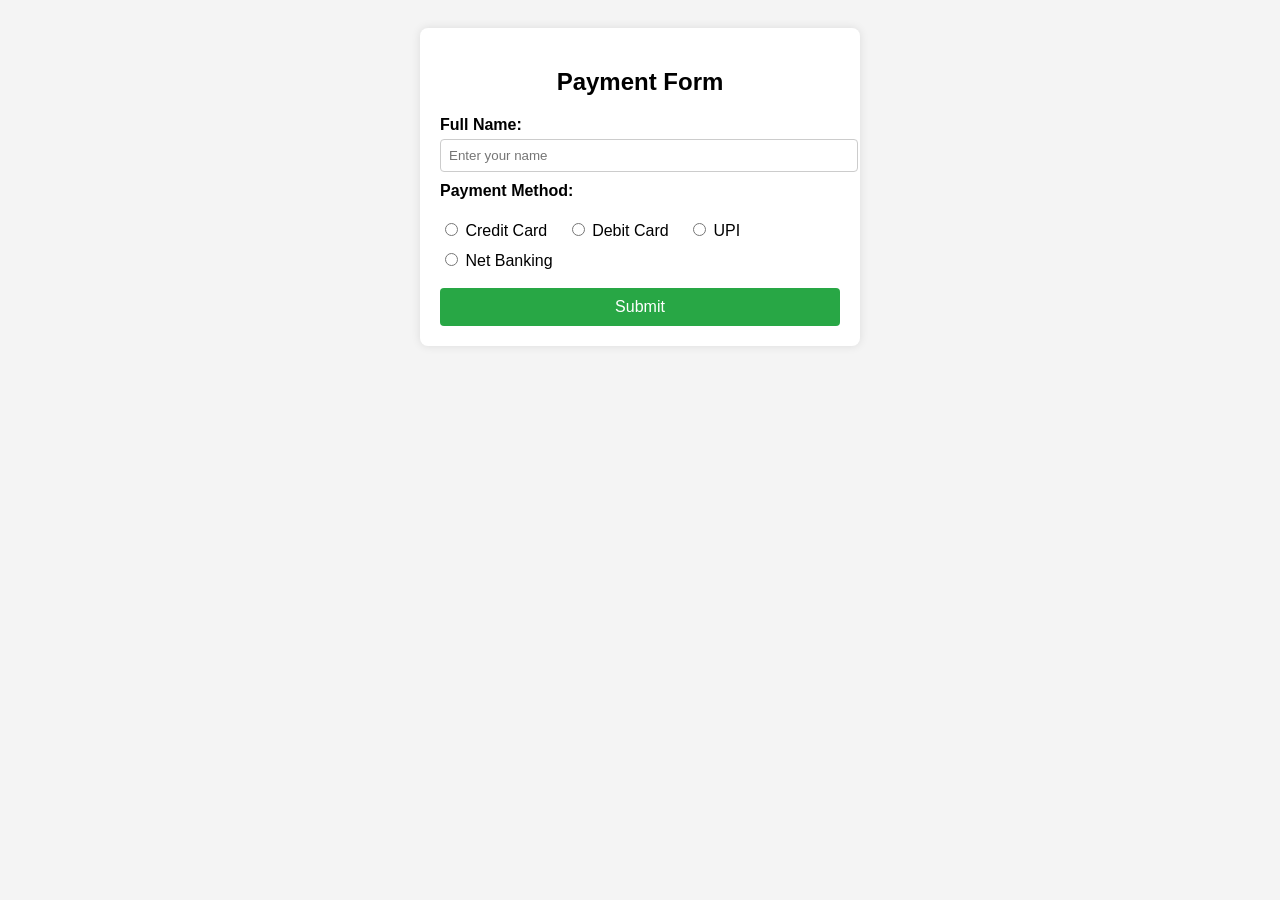
<file: formpayment.html>
<!DOCTYPE html>
<html lang="en">
<head>
<meta charset="UTF-8">
<meta name="viewport" content="width=device-width, initial-scale=1.0">
<title>Payment Form Validation</title>
<style>
    body {
        font-family: Arial, sans-serif;
        background: #f4f4f4;
        padding: 20px;
    }
    .form-container {
        background: #fff;
        padding: 20px;
        max-width: 400px;
        margin: auto;
        border-radius: 8px;
        box-shadow: 0 0 10px rgba(0,0,0,0.1);
    }
    h2 {
        text-align: center;
    }
    label {
        display: block;
        margin-top: 10px;
        font-weight: bold;
    }
    input[type="text"] {
        width: 100%;
        padding: 8px;
        margin-top: 5px;
        border: 1px solid #ccc;
        border-radius: 4px;
    }
    .error {
        color: red;
        font-size: 0.9em;
        margin-top: 3px;
    }
    .radio-group {
        margin-top: 10px;
    }
    .radio-group label {
        font-weight: normal;
        display: inline-block;
        margin-right: 15px;
    }
    button {
        margin-top: 15px;
        padding: 10px;
        width: 100%;
        background: #28a745;
        color: white;
        border: none;
        border-radius: 4px;
        font-size: 16px;
        cursor: pointer;
    }
    button:hover {
        background: #218838;
    }
</style>
</head>
<body>

<div class="form-container">
    <h2>Payment Form</h2>
    <form id="paymentForm" novalidate>
        <!-- Name Field -->
        <label for="name">Full Name:</label>
        <input type="text" id="name" name="name" placeholder="Enter your name">
        <div id="nameError" class="error"></div>

        <!-- Payment Method -->
        <label>Payment Method:</label>
        <div class="radio-group">
            <label><input type="radio" name="payment" value="Credit Card"> Credit Card</label>
            <label><input type="radio" name="payment" value="Debit Card"> Debit Card</label>
            <label><input type="radio" name="payment" value="UPI"> UPI</label>
            <label><input type="radio" name="payment" value="Net Banking"> Net Banking</label>
        </div>
        <div id="paymentError" class="error"></div>

        <button type="submit">Submit</button>
    </form>
</div>

<script>
document.getElementById("paymentForm").addEventListener("submit", function(event) {
    event.preventDefault(); // Prevent form submission

    let isValid = true;

    // Clear previous errors
    document.getElementById("nameError").textContent = "";
    document.getElementById("paymentError").textContent = "";

    // Validate Name
    const name = document.getElementById("name").value.trim();
    const namePattern = /^[A-Za-z\s]+$/; // Only letters and spaces
    if (name === "") {
        document.getElementById("nameError").textContent = "Name is required.";
        isValid = false;
    } else if (!namePattern.test(name)) {
        document.getElementById("nameError").textContent = "Name can only contain letters and spaces.";
        isValid = false;
    }

    // Validate Payment Method
    const paymentSelected = document.querySelector('input[name="payment"]:checked');
    if (!paymentSelected) {
        document.getElementById("paymentError").textContent = "Please select a payment method.";
        isValid = false;
    }

    // If valid, simulate form submission
    if (isValid) {
        alert("Form submitted successfully!\nName: " + name + "\nPayment Method: " + paymentSelected.value);
        document.getElementById("paymentForm").reset();
    }
});
</script>

</body>
</html>
</file>
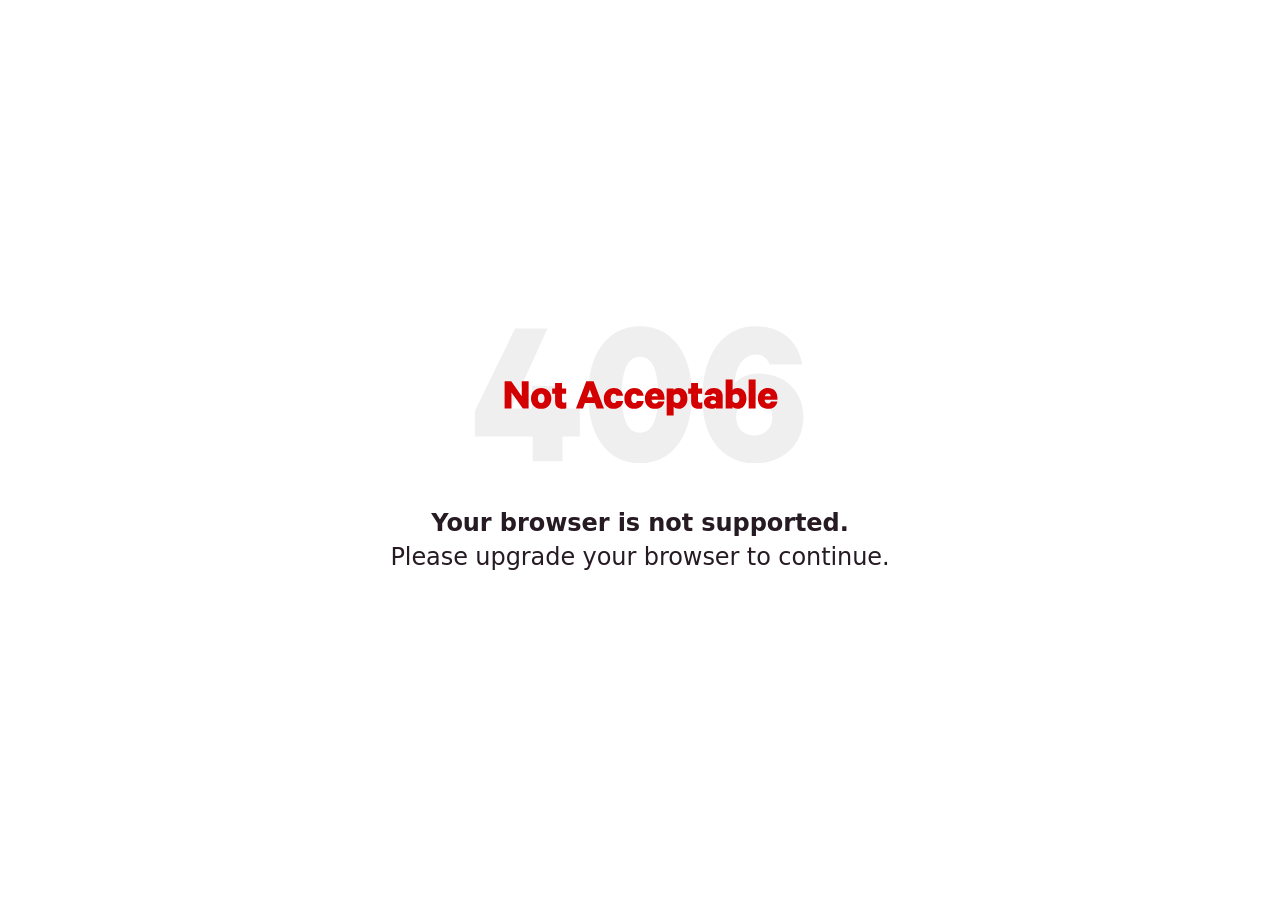
<file: ArithmeticApp/public/406-unsupported-browser.html>
<!doctype html>

<html lang="en">

  <head>

    <title>Your browser is not supported (406 Not Acceptable)</title>

    <meta charset="utf-8">
    <meta name="viewport" content="initial-scale=1, width=device-width">
    <meta name="robots" content="noindex, nofollow">

    <style>

      *, *::before, *::after {
        box-sizing: border-box;
      }

      * {
        margin: 0;
      }

      html {
        font-size: 16px;
      }

      body {
        background: #FFF;
        color: #261B23;
        display: grid;
        font-family: ui-sans-serif, system-ui, -apple-system, BlinkMacSystemFont, Aptos, Roboto, "Segoe UI", "Helvetica Neue", Helvetica, Arial, sans-serif, "Apple Color Emoji", "Segoe UI Emoji", "Segoe UI Symbol", "Noto Color Emoji";
        font-size: clamp(1rem, 2.5vw, 2rem);
        -webkit-font-smoothing: antialiased;
        font-style: normal;
        font-weight: 400;
        letter-spacing: -0.0025em;
        line-height: 1.4;
        min-height: 100dvh;
        place-items: center;
        text-rendering: optimizeLegibility;
        -webkit-text-size-adjust: 100%;
      }

      #error-description {
        fill: #d30001;
      }

      #error-id {
        fill: #f0eff0;
      }

      @media (prefers-color-scheme: dark) {
        body {
          background: #101010;
          color: #e0e0e0;
        }

        #error-description {
          fill: #FF6161;
        }

        #error-id {
          fill: #2c2c2c;
        }
      }

      a {
        color: inherit;
        font-weight: 700;
        text-decoration: underline;
        text-underline-offset: 0.0925em;
      }

      b, strong {
        font-weight: 700;
      }

      i, em {
        font-style: italic;
      }

      main {
        display: grid;
        gap: 1em;
        padding: 2em;
        place-items: center;
        text-align: center;
      }

      main header {
        width: min(100%, 12em);
      }

      main header svg {
        height: auto;
        max-width: 100%;
        width: 100%;
      }

      main article {
        width: min(100%, 30em);
      }

      main article p {
        font-size: 75%;
      }

      main article br {
        display: none;

        @media(min-width: 48em) {
          display: inline;
        }
      }

    </style>

  </head>

  <body>

    <!-- This file lives in public/406-unsupported-browser.html -->

    <main>
      <header>
        <svg height="172" viewBox="0 0 480 172" width="480" xmlns="http://www.w3.org/2000/svg"><path d="m124.48 3.00509-45.6889 100.02991h26.2239v-28.1168h38.119v28.1168h21.628v35.145h-21.628v30.82h-37.308v-30.82h-72.1833v-31.901l50.2851-103.27391zm115.583 168.69891c-40.822 0-64.884-35.146-64.884-85.7015 0-50.5554 24.062-85.700907 64.884-85.700907 40.823 0 64.884 35.145507 64.884 85.700907 0 50.5555-24.061 85.7015-64.884 85.7015zm0-133.2831c-17.572 0-22.709 21.8984-22.709 47.5816 0 25.6835 5.137 47.5815 22.709 47.5815 17.303 0 22.71-21.898 22.71-47.5815 0-25.6832-5.407-47.5816-22.71-47.5816zm202.906 9.7326h-41.093c-2.433-7.2994-7.84-12.4361-17.302-12.4361-16.221 0-25.413 17.5728-25.954 34.8752v1.3517c5.137-7.0291 16.221-12.4361 30.82-12.4361 33.524 0 54.881 24.0612 54.881 53.7998 0 33.253-23.791 58.396-61.64 58.396-21.628 0-39.741-10.003-50.825-27.576-9.733-14.599-13.788-32.442-13.788-54.3406 0-51.9072 24.331-89.485807 66.236-89.485807 32.712 0 53.258 18.654107 58.665 47.851907zm-82.727 66.2355c0 13.247 9.463 22.439 22.71 22.439 12.977 0 22.439-9.192 22.439-22.439 0-13.517-9.462-22.7091-22.439-22.7091-13.247 0-22.71 9.1921-22.71 22.7091z" id="error-id"/><path d="m100.761 68.9967v34.0033h-7.1991l-14.2326-19.8814v19.8814h-8.5839v-34.0033h8.307l13.125 18.7184v-18.7184zm28.454 21.5428c0 7.6978-5.15 13.0145-12.737 13.0145-7.532 0-12.738-5.3167-12.738-13.0145s5.206-13.0143 12.738-13.0143c7.587 0 12.737 5.3165 12.737 13.0143zm-8.529 0c0-3.4336-1.495-5.8703-4.208-5.8703-2.659 0-4.154 2.4367-4.154 5.8703s1.495 5.8149 4.154 5.8149c2.713 0 4.208-2.3813 4.208-5.8149zm13.185 3.8766v-9.5807h-3.655v-6.7564h3.655v-6.8671h8.584v6.8671h5.205v6.7564h-5.205v8.307c0 1.9383.941 2.769 2.658 2.769.941 0 1.994-.2216 2.769-.5538v7.3654c-.997.443-2.88.775-4.818.775-5.87 0-9.193-2.769-9.193-9.0819zm39.02-25.4194h9.083l12.958 34.0033h-9.027l-2.436-6.5902h-12.35l-2.381 6.5902h-8.806zm4.431 10.5222-3.489 9.5807h6.978zm17.44 11.0206c0-7.6978 5.095-13.0143 12.572-13.0143 6.701 0 10.854 3.9874 11.574 9.8023h-8.418c-.221-1.4953-1.384-2.6029-3.156-2.6029-2.437 0-3.988 2.2706-3.988 5.8149s1.551 5.7595 3.988 5.7595c1.772 0 2.935-1.0522 3.156-2.5475h8.418c-.72 5.7596-4.873 9.8025-11.574 9.8025-7.477 0-12.572-5.3167-12.572-13.0145zm25.676 0c0-7.6978 5.095-13.0143 12.572-13.0143 6.701 0 10.854 3.9874 11.574 9.8023h-8.418c-.221-1.4953-1.384-2.6029-3.156-2.6029-2.437 0-3.988 2.2706-3.988 5.8149s1.551 5.7595 3.988 5.7595c1.772 0 2.935-1.0522 3.156-2.5475h8.418c-.72 5.7596-4.873 9.8025-11.574 9.8025-7.477 0-12.572-5.3167-12.572-13.0145zm42.013 3.7658h8.031c-.887 5.7597-5.206 9.2487-11.686 9.2487-7.642 0-12.682-5.2613-12.682-13.0145 0-7.6978 5.317-13.0143 12.516-13.0143 7.643 0 11.962 5.095 11.962 12.5159v2.1598h-16.115c.277 2.9905 1.827 4.5965 4.319 4.5965 1.773 0 3.157-.7753 3.655-2.4921zm-3.821-10.0237c-2.049 0-3.433 1.2737-3.987 3.5997h7.532c-.111-2.0491-1.385-3.5997-3.545-3.5997zm23.4 16.7244v10.799h-8.694v-33.726h8.694v1.9937c1.163-1.3291 3.6-2.5475 6.148-2.5475 7.199 0 11.131 5.8703 11.131 13.0143 0 7.0886-3.932 13.0145-11.131 13.0145-2.548 0-4.985-1.219-6.148-2.548zm0-13.7893v6.5902c.665 1.3845 2.16 2.326 3.822 2.326 2.99 0 4.762-2.3814 4.762-5.5934s-1.772-5.6488-4.762-5.6488c-1.717 0-3.157.9969-3.822 2.326zm21.892 7.1994v-9.5807h-3.655v-6.7564h3.655v-6.8671h8.584v6.8671h5.206v6.7564h-5.206v8.307c0 1.9383.941 2.769 2.658 2.769.942 0 1.994-.2216 2.769-.5538v7.3654c-.997.443-2.88.775-4.818.775-5.87 0-9.193-2.769-9.193-9.0819zm39.458 8.5839h-8.363v-1.274c-.83.831-3.322 1.717-5.981 1.717-4.928 0-9.082-2.769-9.082-8.0301 0-4.818 4.154-7.9193 9.581-7.9193 2.049 0 4.486.6646 5.482 1.3845v-1.606c0-1.606-.941-2.9905-3.045-2.9905-1.606 0-2.548.7199-2.936 1.8275h-8.196c.72-4.8181 4.984-8.6393 11.408-8.6393 7.089 0 11.132 3.7659 11.132 10.2453zm-8.363-6.9779v-1.4399c-.553-1.0522-2.049-1.7167-3.655-1.7167-1.716 0-3.433.7199-3.433 2.3813 0 1.7168 1.717 2.4367 3.433 2.4367 1.606 0 3.102-.6645 3.655-1.6614zm20.742 4.9839v1.994h-8.694v-35.997h8.694v13.0697c1.163-1.3291 3.6-2.5475 6.148-2.5475 7.199 0 11.131 5.8149 11.131 13.0143s-3.932 13.0145-11.131 13.0145c-2.548 0-4.985-1.219-6.148-2.548zm0-13.7893v6.5902c.665 1.3845 2.105 2.326 3.822 2.326 2.99 0 4.762-2.3814 4.762-5.5934s-1.772-5.6488-4.762-5.6488c-1.662 0-3.157.9969-3.822 2.326zm28.759-20.2137v35.997h-8.695v-35.997zm19.172 27.3023h8.03c-.886 5.7597-5.206 9.2487-11.685 9.2487-7.643 0-12.682-5.2613-12.682-13.0145 0-7.6978 5.316-13.0143 12.516-13.0143 7.642 0 11.962 5.095 11.962 12.5159v2.1598h-16.116c.277 2.9905 1.828 4.5965 4.32 4.5965 1.772 0 3.157-.7753 3.655-2.4921zm-3.821-10.0237c-2.049 0-3.434 1.2737-3.988 3.5997h7.532c-.111-2.0491-1.384-3.5997-3.544-3.5997z" id="error-description"/></svg>
      </header>
      <article>
        <p><strong>Your browser is not supported.</strong><br> Please upgrade your browser to continue.</p>
      </article>
    </main>

  </body>

</html>
</file>
<file: credit_card_form/style.css>
/* Reset and Base Styles */
* {
    box-sizing: border-box;
    margin: 0;
    padding: 0;
}

body {
    font-family: -apple-system, BlinkMacSystemFont, "Segoe UI", Roboto, Helvetica, Arial, sans-serif;
    background-color: #f4f6f9;
    color: #333;
    display: flex;
    justify-content: center;
    align-items: center;
    min-height: 100vh;
}

.form-container {
    background: #fff;
    padding: 2.5rem;
    border-radius: 12px;
    box-shadow: 0 4px 15px rgba(0, 0, 0, 0.1);
    width: 100%;
    max-width: 450px;
}

.form-container h2 {
    margin-bottom: 2rem;
    text-align: center;
    color: #2c3e50;
    font-size: 1.8rem;
}

.input-group {
    margin-bottom: 1.5rem;
}

label {
    display: block;
    margin-bottom: 0.5rem;
    font-weight: 600;
    font-size: 0.95rem;
    color: #555;
}

input[type="text"],
select {
    width: 100%;
    padding: 0.85rem;
    border: 1px solid #ccc;
    border-radius: 6px;
    font-size: 1rem;
    transition: border-color 0.3s;
}

input[type="text"]:focus,
select:focus {
    border-color: #3498db;
    outline: none;
    box-shadow: 0 0 5px rgba(52, 152, 219, 0.3);
}

.input-error {
    border-color: #e74c3c !important;
    background-color: #fdf2f2;
}

.input-success {
    border-color: #2ecc71 !important;
    background-color: #f6fff9;
}

.error-message {
    display: none;
    color: #e74c3c;
    font-size: 0.85rem;
    margin-top: 0.4rem;
}

.expiry-dropdowns {
    display: flex;
    gap: 1rem;
}

.expiry-dropdowns select {
    flex: 1;
}

button[type="submit"] {
    width: 100%;
    padding: 1rem;
    background-color: #3498db;
    color: white;
    border: none;
    border-radius: 6px;
    font-size: 1.1rem;
    font-weight: 600;
    cursor: pointer;
    transition: background-color 0.3s;
    margin-top: 1rem;
}

button[type="submit"]:hover {
    background-color: #2980b9;
}

.success-message {
    display: none;
    margin-top: 1.5rem;
    padding: 1rem;
    background-color: #d4edda;
    color: #155724;
    border: 1px solid #c3e6cb;
    border-radius: 6px;
    text-align: center;
    font-weight: 600;
}
</file>
<file: portfolio/style.css>
/* ======= GLOBAL VARIABLES ======= */
:root {
    --bg-color: #f8fafc;
    /* Light slate background */
    --text-primary: #0f172a;
    /* Dark slate text */
    --text-secondary: #475569;
    /* Medium slate text */
    --accent-color: #4f46e5;
    /* Indigo primary */
    --accent-hover: #4338ca;
    /* Darker indigo */
    --accent-light: #e0e7ff;
    /* Light indigo background for badges */
    --border-color: #cbd5e1;
    /* Slate border */
    --success-color: #059669;
    /* Emerald for highlights */
}

/* ======= BASE STYLES ======= */
*,
*::before,
*::after {
    box-sizing: border-box;
    margin: 0;
    padding: 0;
}

html {
    scroll-behavior: auto;
}

body {
    font-family: -apple-system, BlinkMacSystemFont, "Segoe UI", Roboto, Helvetica, Arial, sans-serif;
    background-color: var(--bg-color);
    color: var(--text-primary);
    line-height: 1.6;
    overflow-x: hidden;
}

a {
    text-decoration: none;
    color: var(--accent-color);
    transition: color 0.2s, background-color 0.2s;
}

a:hover {
    color: var(--accent-hover);
    text-decoration: underline;
}

ul {
    list-style: none;
}

h1,
h2,
h3,
h4,
h5,
h6 {
    color: var(--text-primary);
    line-height: 1.2;
}

hr {
    border: none;
    border-top: 1px solid var(--border-color);
    margin: 2.5rem 0;
}

/* ======= UTILITIES ======= */
.container {
    max-width: 900px;
    margin: 0 auto;
    padding: 0 1.5rem;
}

.section {
    padding: 2rem 0;
}

.section-title {
    font-size: 1.8rem;
    margin-bottom: 2rem;
    color: var(--accent-hover);
    /* Give titles a pop of color */
    border-bottom: 3px solid var(--accent-light);
    padding-bottom: 0.5rem;
    display: inline-block;
}

.mb-large {
    margin-bottom: 4rem;
}

/* ======= NAVIGATION ======= */
.navbar {
    background-color: #ffffff;
    border-bottom: 1px solid var(--border-color);
    padding: 1rem 0;
    margin-bottom: 2rem;
    box-shadow: 0 2px 10px rgba(0, 0, 0, 0.05);
    /* Soft shadow */
}

.nav-container {
    max-width: 900px;
    margin: 0 auto;
    padding: 0 1.5rem;
    display: flex;
    justify-content: space-between;
    align-items: center;
}

.logo {
    font-size: 1.4rem;
    font-weight: 800;
    color: var(--accent-color);
    text-decoration: none;
    letter-spacing: -0.5px;
}

.logo:hover {
    text-decoration: none;
    color: var(--accent-hover);
}

.nav-links {
    display: flex;
    gap: 1.5rem;
}

.nav-links a {
    font-weight: 600;
    color: var(--text-secondary);
    text-decoration: none;
    padding: 0.5rem 0;
}

.nav-links a:hover {
    color: var(--accent-color);
}

/* ======= HERO SECTION ======= */
.hero {
    margin-top: 2rem;
    padding: 3rem 2rem;
    background: #ffffff;
    border-radius: 12px;
    box-shadow: 0 4px 6px -1px rgba(0, 0, 0, 0.05), 0 2px 4px -1px rgba(0, 0, 0, 0.03);
    border-top: 4px solid var(--accent-color);
}

.role {
    font-size: 1.2rem;
    color: var(--success-color);
    margin-bottom: 1rem;
    font-weight: 600;
    text-transform: uppercase;
    letter-spacing: 1px;
}

.name {
    font-size: 3rem;
    font-weight: 800;
    margin-bottom: 0.5rem;
    color: var(--text-primary);
}

.summary {
    color: var(--text-secondary);
    font-size: 1.1rem;
    margin-bottom: 1.5rem;
    max-width: 800px;
    line-height: 1.8;
}

.contact-links {
    display: flex;
    gap: 1rem;
    align-items: center;
    flex-wrap: wrap;
    font-size: 1rem;
    margin-top: 2rem;
}

.link-item {
    background-color: var(--accent-light);
    color: var(--accent-hover);
    padding: 0.5rem 1rem;
    border-radius: 6px;
    font-weight: 600;
    transition: background-color 0.2s, color 0.2s;
}

.link-item:hover {
    background-color: var(--accent-color);
    color: #ffffff;
    text-decoration: none;
}

.separator {
    display: none;
    /* Hide separators since we use pill buttons now */
}

.phone-num {
    font-weight: 600;
    color: var(--text-secondary);
    padding: 0.5rem 1rem;
    background-color: #f1f5f9;
    border-radius: 6px;
}

/* ======= LIST CONTAINER (Reusable) ======= */
.list-container {
    display: flex;
    flex-direction: column;
    gap: 2rem;
}

.list-item {
    background: #ffffff;
    padding: 1.5rem;
    border-radius: 8px;
    border-left: 4px solid var(--accent-light);
    box-shadow: 0 1px 3px rgba(0, 0, 0, 0.05);
    transition: border-color 0.2s;
}

.list-item:hover {
    border-left-color: var(--accent-color);
}

.item-header {
    display: flex;
    justify-content: space-between;
    align-items: flex-start;
    margin-bottom: 0.5rem;
    flex-wrap: wrap;
}

.item-header h3 {
    font-size: 1.3rem;
    font-weight: 700;
    color: var(--text-primary);
}

.item-date {
    color: var(--accent-color);
    font-size: 0.9rem;
    font-weight: 600;
    background: var(--accent-light);
    padding: 0.2rem 0.6rem;
    border-radius: 4px;
}

.item-subtitle {
    color: var(--text-secondary);
    font-size: 1.05rem;
    margin-bottom: 0.5rem;
    font-weight: 500;
}

.item-highlight {
    font-size: 0.95rem;
}

.item-highlight strong {
    color: var(--success-color);
}

/* ======= SKILLS ======= */
.skills-grid {
    display: grid;
    grid-template-columns: repeat(auto-fit, minmax(250px, 1fr));
    gap: 1.5rem;
}

.skill-category {
    background: #ffffff;
    padding: 1.5rem;
    border-radius: 8px;
    box-shadow: 0 1px 3px rgba(0, 0, 0, 0.05);
    border-top: 3px solid var(--border-color);
}

.skill-category:nth-child(1) {
    border-top-color: #3b82f6;
}

/* Blue */
.skill-category:nth-child(2) {
    border-top-color: #10b981;
}

/* Emerald */
.skill-category:nth-child(3) {
    border-top-color: #f59e0b;
}

/* Amber */

.skill-category h3 {
    font-size: 1.2rem;
    margin-bottom: 0.8rem;
    color: var(--text-primary);
    font-weight: 700;
}

.skill-category p {
    color: var(--text-secondary);
    line-height: 1.7;
}

/* ======= PROJECTS ======= */
.project-title {
    font-size: 1.4rem;
    color: var(--text-primary);
    font-weight: 700;
}

.project-link {
    font-size: 0.9rem;
    font-weight: 600;
    background-color: var(--accent-light);
    color: var(--accent-hover);
    padding: 0.3rem 0.8rem;
    border-radius: 4px;
}

.project-link:hover {
    background-color: var(--accent-color);
    color: #ffffff;
    text-decoration: none;
}

.project-tech {
    color: var(--success-color);
    font-size: 0.95rem;
    font-weight: 600;
    margin-bottom: 1rem;
}

.project-features {
    padding-left: 1.5rem;
    color: var(--text-secondary);
    font-size: 1rem;
    line-height: 1.7;
}

.project-features li {
    margin-bottom: 0.4rem;
}

.project-features strong {
    color: var(--text-primary);
}

/* ======= CERTIFICATIONS ======= */
.cert-link {
    font-size: 0.95rem;
    display: inline-block;
    margin-top: 0.5rem;
    font-weight: 600;
}

/* ======= FOOTER ======= */
.footer {
    text-align: center;
    padding: 2rem 0;
    color: var(--text-secondary);
    font-size: 1rem;
    background-color: #ffffff;
    border-top: 1px solid var(--border-color);
    margin-top: 2rem;
}

/* ======= RESPONSIVENESS ======= */
@media (max-width: 600px) {
    .nav-links {
        display: none;
    }

    .item-header {
        flex-direction: column;
    }

    .item-date {
        margin-top: 0.5rem;
        display: inline-block;
    }

    .contact-links {
        gap: 0.5rem;
    }
}
</file>
<file: html_css_js/faqsection/style.css>
body {
  font-family: Arial, sans-serif;
  margin: 20px;
}

h2 {
  color: #333;
}

.faq {
  max-width: 600px;
}

.faq-item {
  border-bottom: 1px solid #ccc;
  padding: 10px 0;
  background-color: #f9f9f9;
}

.faq-question {
  cursor: pointer;
  font-weight: bold;
  color: #444;
}

.faq-answer {
  display: none;
  margin-top: 5px;
  color: #555;
}
</file>
<file: html_css_js/flightbookingsystem/style.css>
/* General page styling */
body {
  font-family: Arial, sans-serif;
  margin: 40px;
  background: #f9f9f9;
  color: #333;
}

/* Headings */
h2 {
  color: #2c3e50;
  margin-bottom: 20px;
  font-size: 1.8em;
  border-bottom: 2px solid #ddd;
  padding-bottom: 10px;
}

/* Form layout */
form {
  background: #fff;
  padding: 25px;
  border-radius: 8px;
  box-shadow: 0 2px 8px rgba(0,0,0,0.1);
  max-width: 1000px;
}

/* Labels and inputs */
label {
  display: block;
  margin: 10px 0 5px;
  font-weight: bold;
}

input[type="text"],
select {
  width: 100%;
  padding: 8px 10px;
  margin-bottom: 15px;
  border: 1px solid #ccc;
  border-radius: 4px;
  transition: border-color 0.3s;
}

input[type="text"]:focus,
select:focus {
  border-color: #3498db;
  outline: none;
}

/* Checkboxes and radios inline */
input[type="checkbox"],
input[type="radio"] {
  margin-right: 8px;
}

label.inline {
  display: inline-block;
  margin-right: 15px;
  font-weight: normal;
}

/* Buttons */
button {
  padding: 10px 18px;
  margin-right: 10px;
  border: none;
  border-radius: 4px;
  cursor: pointer;
  font-weight: bold;
  transition: background 0.3s;
}

button[type="submit"] {
  background: #3498db;
  color: #fff;
}

button[type="submit"]:hover {
  background: #2980b9;
}

button[type="reset"] {
  background: #e0e0e0;
  color: #333;
}

button[type="reset"]:hover {
  background: #bdbdbd;
}

/* Result messages */
#result {
  margin-top: 20px;
  font-weight: bold;
  padding: 10px;
  border-radius: 4px;
}

.success {
  color: #2e7d32;
  background: #e8f5e9;
  border: 1px solid #81c784;
}

.error {
  color: #c62828;
  background: #ffebee;
  border: 1px solid #e57373;
}
</file>
<file: html_css_js/priceofproducts/style.css>
body {
        font-family: Arial, sans-serif;
        margin: 20px;
        background: #f4f4f4;
    }
    .container {
        max-width: 500px;
        margin: auto;
        background: #fff;
        padding: 20px;
        border-radius: 8px;
        box-shadow: 0 0 10px rgba(0,0,0,0.1);
    }
    h2 {
        text-align: center;
        color: #333;
    }
    .product {
        display: flex;
        justify-content: space-between;
        padding: 8px 0;
        border-bottom: 1px solid #ddd;
    }
    .total {
        font-weight: bold;
        margin-top: 10px;
        text-align: right;
    }
    .payment-section {
        margin-top: 20px;
    }
    label {
        display: block;
        margin-top: 10px;
        font-weight: bold;
    }
    input[type="text"], input[type="number"], input[type="month"] {
        width: 100%;
        padding: 8px;
        margin-top: 5px;
        border: 1px solid #ccc;
        border-radius: 4px;
    }
    button {
        margin-top: 15px;
        width: 100%;
        padding: 10px;
        background: #28a745;
        color: white;
        border: none;
        border-radius: 4px;
        font-size: 16px;
        cursor: pointer;
    }
    button:hover {
        background: #218838;
    }
    .message {
        margin-top: 15px;
        text-align: center;
        font-weight: bold;
    }
</file>
<file: html_css_js/restaurantorderform/style.css>
body {
  font-family: Arial, sans-serif;
  margin: 20px;
}

h2 {
  color: #333;
}

label {
  display: block;
  margin: 5px 0;
}

#result {
  margin-top: 20px;
  font-weight: bold;
}
.success {
  color: green;
}
.error {
  color: red;
}
</file>
<file: html_css_js/studentcourseregistration/style.css>
body {
  font-family: Arial, sans-serif;
  margin: 20px;
}

h2 {
  color: #333;
}

label {
  display: block;
  margin: 5px 0;
}

#result {
  margin-top: 20px;
  font-weight: bold;
}
.success {
  color: green;
}
.error {
  color: red;
}
</file>
